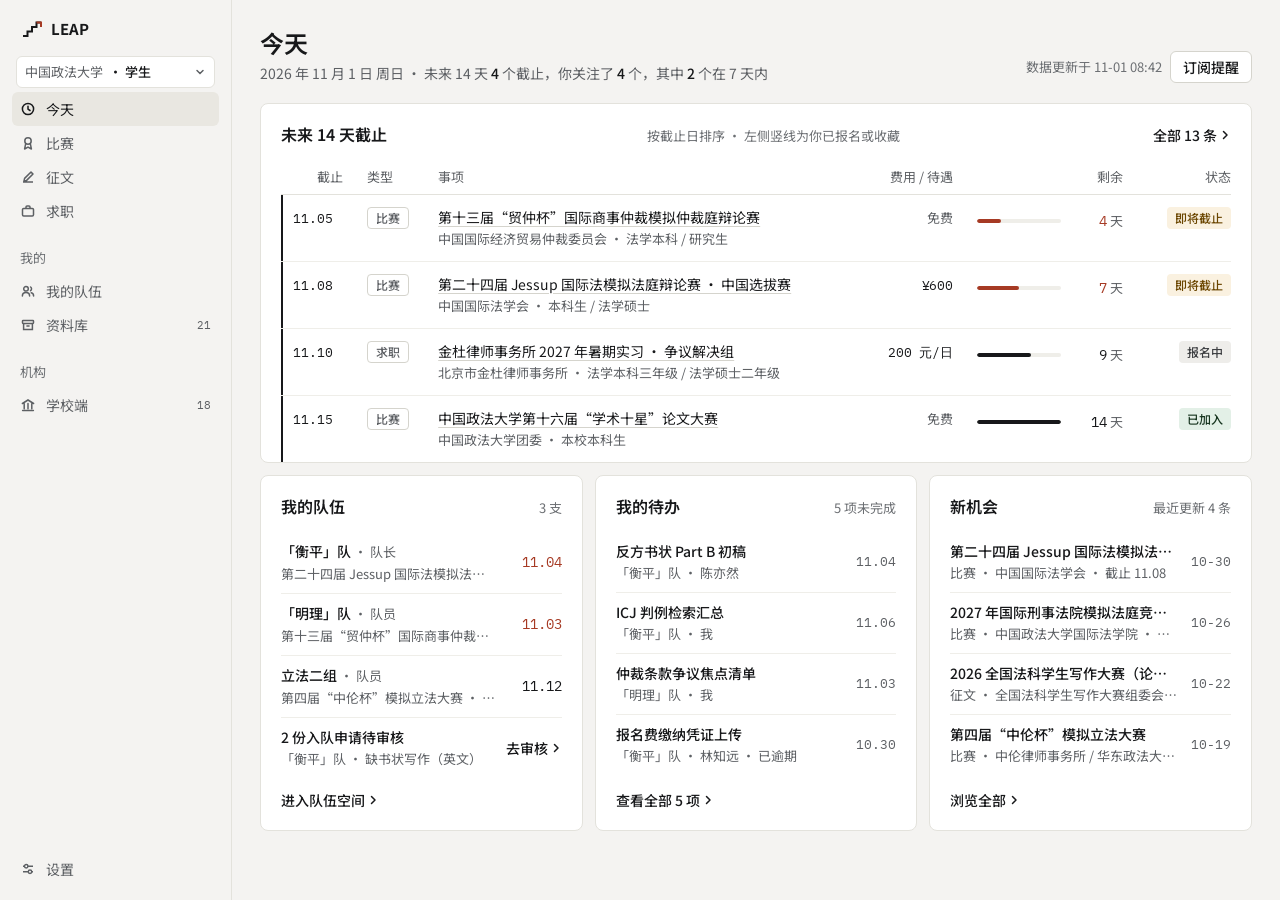
<file: design/prototype/index.html>
<!doctype html>
<html lang="zh-CN">
<head>
<meta charset="utf-8">
<meta name="viewport" content="width=device-width, initial-scale=1">
<title>今天 · LEAP</title>
<link rel="preconnect" href="https://fonts.googleapis.com">
<link rel="preconnect" href="https://fonts.gstatic.com" crossorigin>
<link href="https://fonts.googleapis.com/css2?family=Noto+Sans+SC:wght@400;500;700&family=IBM+Plex+Mono:wght@400;500&display=swap" rel="stylesheet">
<link rel="stylesheet" href="assets/app.css">
</head>
<body>
<div class="app">

  <aside class="sidebar" aria-label="主导航">
    <a class="brand" href="index.html">
      <svg class="mark" viewBox="0 0 22 22" fill="none" aria-hidden="true">
        <path d="M3 18h4.5v-4.5H12V9h4.5V4.5H21" stroke="#17181a" stroke-width="2"/>
        <path d="M16.5 4.5H21V9" stroke="#a63a24" stroke-width="2"/>
      </svg>
      <span class="brand-name">LEAP</span>
    </a>
    <div class="scope" role="group" aria-label="当前身份">
      <span>中国政法大学</span><b>· 学生</b>
      <svg viewBox="0 0 12 12" fill="none" aria-hidden="true"><path d="M3 4.5 6 7.5l3-3" stroke="currentColor" stroke-width="1.5" stroke-linecap="round"/></svg>
    </div>

    <nav aria-label="内容">
      <a class="nav-item" href="index.html" aria-current="page">
        <svg viewBox="0 0 16 16" fill="none" stroke="currentColor" aria-hidden="true"><circle cx="8" cy="8" r="5.6"/><path d="M8 5.2v3l2 1.3" stroke-linecap="round"/></svg>
        今天
      </a>
      <a class="nav-item" href="competitions.html">
        <svg viewBox="0 0 16 16" fill="none" stroke="currentColor" aria-hidden="true"><circle cx="8" cy="6" r="3.2"/><path d="M5.7 8.7 4.6 14l3.4-1.9 3.4 1.9-1.1-5.3" stroke-linejoin="round"/></svg>
        比赛
      </a>
      <a class="nav-item" href="competitions.html">
        <svg viewBox="0 0 16 16" fill="none" stroke="currentColor" aria-hidden="true"><path d="M3 13h10M4.6 9.4 11 3l2 2-6.4 6.4-2.6.6.6-2.6Z" stroke-linejoin="round"/></svg>
        征文
      </a>
      <a class="nav-item" href="competitions.html">
        <svg viewBox="0 0 16 16" fill="none" stroke="currentColor" aria-hidden="true"><rect x="2.5" y="5.4" width="11" height="7.6" rx="1.2"/><path d="M6 5.4V4a1 1 0 0 1 1-1h2a1 1 0 0 1 1 1v1.4"/></svg>
        求职
      </a>
    </nav>

    <div class="group-label">我的</div>
    <nav aria-label="我的">
      <a class="nav-item" href="team.html">
        <svg viewBox="0 0 16 16" fill="none" stroke="currentColor" aria-hidden="true"><circle cx="6" cy="5.8" r="2.3"/><path d="M2.4 13c0-2.1 1.6-3.4 3.6-3.4s3.6 1.3 3.6 3.4" stroke-linecap="round"/><path d="M10.6 4a2.3 2.3 0 0 1 0 3.7M11.2 9.8c1.5.3 2.4 1.4 2.4 3.2" stroke-linecap="round"/></svg>
        我的队伍
      </a>
      <a class="nav-item" href="library.html">
        <svg viewBox="0 0 16 16" fill="none" stroke="currentColor" aria-hidden="true"><rect x="2.5" y="3.4" width="11" height="3" rx=".6"/><path d="M3.6 6.4v6.2h8.8V6.4M6.4 9h3.2"/></svg>
        资料库
        <span class="count" aria-label="21 份资料">21</span>
      </a>
    </nav>

    <div class="group-label">机构</div>
    <nav aria-label="机构">
      <a class="nav-item" href="school.html">
        <svg viewBox="0 0 16 16" fill="none" stroke="currentColor" aria-hidden="true"><path d="M2.4 6.5 8 3l5.6 3.5M4.2 6.6v5.2M8 6.6v5.2M11.8 6.6v5.2M2.6 13.4h10.8" stroke-linecap="round"/></svg>
        学校端
        <span class="count" aria-label="18 份待审">18</span>
      </a>
    </nav>

    <div class="bottom">
      <a class="nav-item" href="#">
        <svg viewBox="0 0 16 16" fill="none" stroke="currentColor" aria-hidden="true"><path d="M3 5.2h10M3 10.8h10"/><circle cx="6.2" cy="5.2" r="1.7" fill="#fff"/><circle cx="10" cy="10.8" r="1.7" fill="#fff"/></svg>
        设置
      </a>
    </div>
  </aside>

  <main class="canvas">
    <div class="topbar-phone">
      <button class="btn ghost" id="menu" aria-expanded="false" aria-label="打开导航">
        <svg viewBox="0 0 16 16" width="16" height="16" fill="none" stroke="currentColor" stroke-width="1.5" aria-hidden="true"><path d="M2.5 4.5h11M2.5 8h11M2.5 11.5h11" stroke-linecap="round"/></svg>
      </button>
      <span class="brand-name">LEAP</span>
    </div>

    <div class="title-row">
      <div>
        <h1>今天</h1>
        <p class="sub">2026 年 11 月 1 日 周日 · 未来 14 天 <b id="due-count">4</b> 个截止，你关注了 <b id="mine-count">4</b> 个，其中 <b id="closing-7">2</b> 个在 7 天内</p>
      </div>
      <div class="title-actions">
        <span class="stamp">数据更新于 11-01 08:42</span>
        <a class="btn" href="competitions.html">订阅提醒</a>
      </div>
    </div>

    <div class="grid">

      <section class="panel span-12" aria-labelledby="due-h">
        <header>
          <h2 id="due-h">未来 14 天截止</h2>
          <span class="meta">按截止日排序 · 左侧竖线为你已报名或收藏</span>
          <a class="card-link" href="competitions.html">全部 13 条</a>
        </header>
        <div class="table-wrap stack">
          <table>
            <caption class="visually-hidden" hidden>未来 14 天内截止的比赛、征文与求职信息</caption>
            <thead>
              <tr>
                <th scope="col" class="n">截止</th>
                <th scope="col">类型</th>
                <th scope="col">事项</th>
                <th scope="col" class="n">费用 / 待遇</th>
                <th scope="col" class="n">剩余</th>
                <th scope="col" class="n">状态</th>
              </tr>
            </thead>
            <tbody id="due-body"></tbody>
          </table>
        </div>
      </section>

      <section class="panel span-4 stretch" aria-labelledby="teams-h">
        <header>
          <h2 id="teams-h">我的队伍</h2>
          <span class="meta">3 支</span>
        </header>
        <div class="rows" id="team-rows"></div>
        <div class="panel-foot"><a class="card-link" href="team.html">进入队伍空间</a></div>
      </section>

      <section class="panel span-4 stretch" aria-labelledby="tasks-h">
        <header>
          <h2 id="tasks-h">我的待办</h2>
          <span class="meta">5 项未完成</span>
        </header>
        <div class="rows">
          <div class="row">
            <div class="grow"><div class="title">反方书状 Part B 初稿</div><div class="line2">「衡平」队 · 陈亦然</div></div>
            <span class="time">11.04</span>
          </div>
          <div class="row">
            <div class="grow"><div class="title">ICJ 判例检索汇总</div><div class="line2">「衡平」队 · 我</div></div>
            <span class="time">11.06</span>
          </div>
          <div class="row">
            <div class="grow"><div class="title">仲裁条款争议焦点清单</div><div class="line2">「明理」队 · 我</div></div>
            <span class="time">11.03</span>
          </div>
          <div class="row">
            <div class="grow"><div class="title">报名费缴纳凭证上传</div><div class="line2">「衡平」队 · 林知远 · 已逾期</div></div>
            <span class="time accent">10.30</span>
          </div>
        </div>
        <div class="panel-foot"><a class="card-link" href="team.html">查看全部 5 项</a></div>
      </section>

      <section class="panel span-4 stretch" aria-labelledby="new-h">
        <header>
          <h2 id="new-h">新机会</h2>
          <span class="meta" id="new-meta">最近更新 4 条</span>
        </header>
        <div class="rows" id="new-rows"></div>
        <div class="panel-foot"><a class="card-link" href="competitions.html">浏览全部</a></div>
      </section>

    </div>
  </main>
</div>

<nav class="tabbar" aria-label="快捷导航">
  <a href="index.html" aria-current="page">
    <svg viewBox="0 0 16 16" fill="none" stroke="currentColor" aria-hidden="true"><circle cx="8" cy="8" r="5.6"/><path d="M8 5.2v3l2 1.3" stroke-linecap="round"/></svg>
    今天
  </a>
  <a href="competitions.html">
    <svg viewBox="0 0 16 16" fill="none" stroke="currentColor" aria-hidden="true"><circle cx="8" cy="6" r="3.2"/><path d="M5.7 8.7 4.6 14l3.4-1.9 3.4 1.9-1.1-5.3" stroke-linejoin="round"/></svg>
    比赛
  </a>
  <a href="competitions.html">
    <svg viewBox="0 0 16 16" fill="none" stroke="currentColor" aria-hidden="true"><path d="M3 13h10M4.6 9.4 11 3l2 2-6.4 6.4-2.6.6.6-2.6Z" stroke-linejoin="round"/></svg>
    征文
  </a>
  <a href="competitions.html">
    <svg viewBox="0 0 16 16" fill="none" stroke="currentColor" aria-hidden="true"><rect x="2.5" y="5.4" width="11" height="7.6" rx="1.2"/><path d="M6 5.4V4a1 1 0 0 1 1-1h2a1 1 0 0 1 1 1v1.4"/></svg>
    求职
  </a>
  <a href="team.html">
    <svg viewBox="0 0 16 16" fill="none" stroke="currentColor" aria-hidden="true"><circle cx="6" cy="5.8" r="2.3"/><path d="M2.4 13c0-2.1 1.6-3.4 3.6-3.4s3.6 1.3 3.6 3.4" stroke-linecap="round"/></svg>
    队伍
  </a>
</nav>

<script src="assets/data.js"></script>
<script src="assets/app.js"></script>
</body>
</html>
</file>
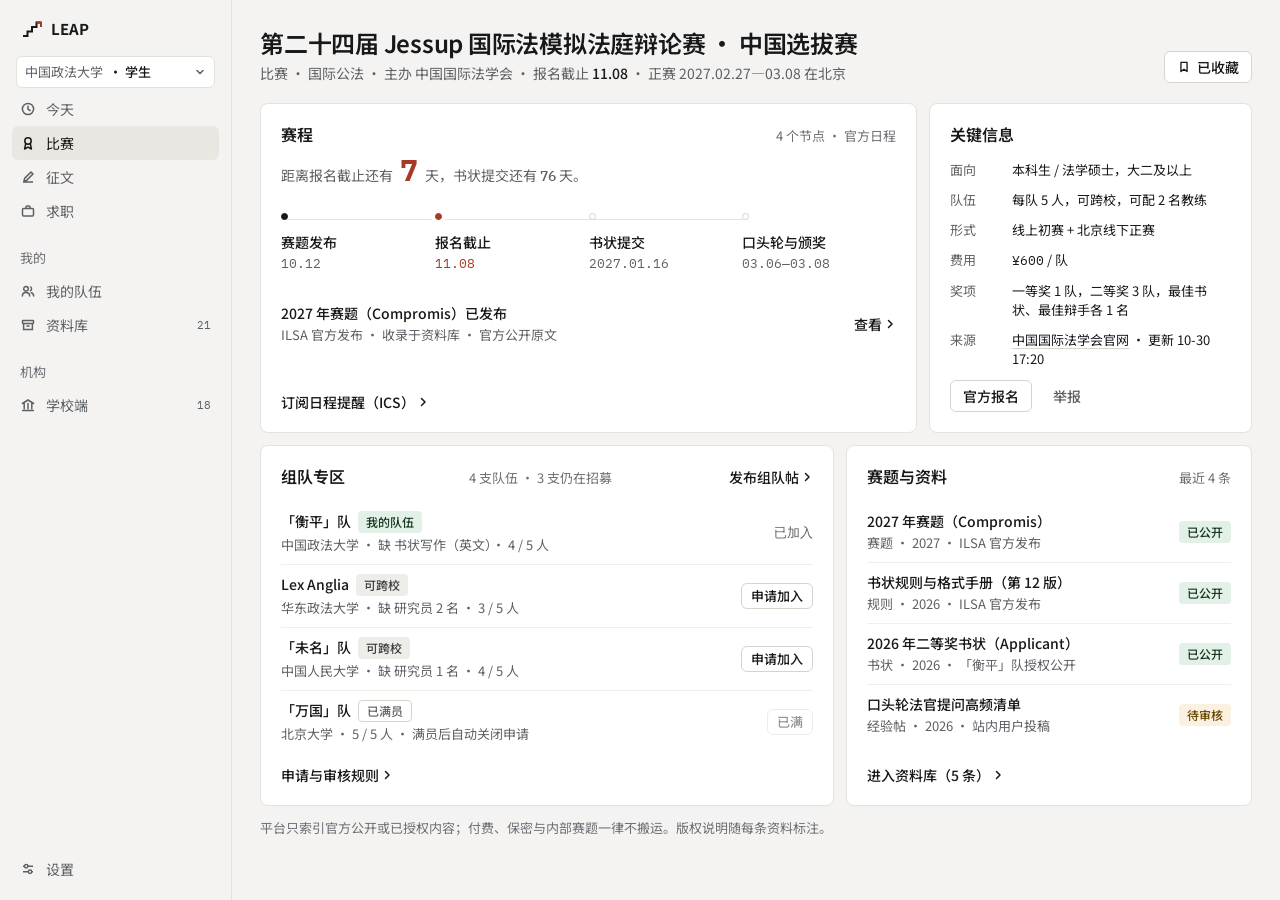
<file: design/prototype/competition.html>
<!doctype html>
<html lang="zh-CN">
<head>
<meta charset="utf-8">
<meta name="viewport" content="width=device-width, initial-scale=1">
<title>Jessup 中国选拔赛 · LEAP</title>
<link rel="preconnect" href="https://fonts.googleapis.com">
<link rel="preconnect" href="https://fonts.gstatic.com" crossorigin>
<link href="https://fonts.googleapis.com/css2?family=Noto+Sans+SC:wght@400;500;700&family=IBM+Plex+Mono:wght@400;500&display=swap" rel="stylesheet">
<link rel="stylesheet" href="assets/app.css">
</head>
<body>
<div class="app">

  <aside class="sidebar" aria-label="主导航">
    <a class="brand" href="index.html">
      <svg class="mark" viewBox="0 0 22 22" fill="none" aria-hidden="true">
        <path d="M3 18h4.5v-4.5H12V9h4.5V4.5H21" stroke="#17181a" stroke-width="2"/>
        <path d="M16.5 4.5H21V9" stroke="#a63a24" stroke-width="2"/>
      </svg>
      <span class="brand-name">LEAP</span>
    </a>
    <div class="scope" role="group" aria-label="当前身份">
      <span>中国政法大学</span><b>· 学生</b>
      <svg viewBox="0 0 12 12" fill="none" aria-hidden="true"><path d="M3 4.5 6 7.5l3-3" stroke="currentColor" stroke-width="1.5" stroke-linecap="round"/></svg>
    </div>

    <nav aria-label="内容">
      <a class="nav-item" href="index.html">
        <svg viewBox="0 0 16 16" fill="none" stroke="currentColor" aria-hidden="true"><circle cx="8" cy="8" r="5.6"/><path d="M8 5.2v3l2 1.3" stroke-linecap="round"/></svg>
        今天
      </a>
      <a class="nav-item" href="competitions.html" aria-current="page">
        <svg viewBox="0 0 16 16" fill="none" stroke="currentColor" aria-hidden="true"><circle cx="8" cy="6" r="3.2"/><path d="M5.7 8.7 4.6 14l3.4-1.9 3.4 1.9-1.1-5.3" stroke-linejoin="round"/></svg>
        比赛
      </a>
      <a class="nav-item" href="competitions.html?kind=academic">
        <svg viewBox="0 0 16 16" fill="none" stroke="currentColor" aria-hidden="true"><path d="M3 13h10M4.6 9.4 11 3l2 2-6.4 6.4-2.6.6.6-2.6Z" stroke-linejoin="round"/></svg>
        征文
      </a>
      <a class="nav-item" href="competitions.html?kind=job">
        <svg viewBox="0 0 16 16" fill="none" stroke="currentColor" aria-hidden="true"><rect x="2.5" y="5.4" width="11" height="7.6" rx="1.2"/><path d="M6 5.4V4a1 1 0 0 1 1-1h2a1 1 0 0 1 1 1v1.4"/></svg>
        求职
      </a>
    </nav>

    <div class="group-label">我的</div>
    <nav aria-label="我的">
      <a class="nav-item" href="team.html">
        <svg viewBox="0 0 16 16" fill="none" stroke="currentColor" aria-hidden="true"><circle cx="6" cy="5.8" r="2.3"/><path d="M2.4 13c0-2.1 1.6-3.4 3.6-3.4s3.6 1.3 3.6 3.4" stroke-linecap="round"/><path d="M10.6 4a2.3 2.3 0 0 1 0 3.7M11.2 9.8c1.5.3 2.4 1.4 2.4 3.2" stroke-linecap="round"/></svg>
        我的队伍
      </a>
      <a class="nav-item" href="library.html">
        <svg viewBox="0 0 16 16" fill="none" stroke="currentColor" aria-hidden="true"><rect x="2.5" y="3.4" width="11" height="3" rx=".6"/><path d="M3.6 6.4v6.2h8.8V6.4M6.4 9h3.2"/></svg>
        资料库
        <span class="count" aria-label="21 份资料">21</span>
      </a>
    </nav>

    <div class="group-label">机构</div>
    <nav aria-label="机构">
      <a class="nav-item" href="school.html">
        <svg viewBox="0 0 16 16" fill="none" stroke="currentColor" aria-hidden="true"><path d="M2.4 6.5 8 3l5.6 3.5M4.2 6.6v5.2M8 6.6v5.2M11.8 6.6v5.2M2.6 13.4h10.8" stroke-linecap="round"/></svg>
        学校端
        <span class="count" aria-label="18 份待审">18</span>
      </a>
    </nav>

    <div class="bottom">
      <a class="nav-item" href="#">
        <svg viewBox="0 0 16 16" fill="none" stroke="currentColor" aria-hidden="true"><path d="M3 5.2h10M3 10.8h10"/><circle cx="6.2" cy="5.2" r="1.7" fill="#fff"/><circle cx="10" cy="10.8" r="1.7" fill="#fff"/></svg>
        设置
      </a>
    </div>
  </aside>

  <main class="canvas">
    <div class="topbar-phone">
      <button class="btn ghost" id="menu" aria-expanded="false" aria-label="打开导航">
        <svg viewBox="0 0 16 16" width="16" height="16" fill="none" stroke="currentColor" stroke-width="1.5" aria-hidden="true"><path d="M2.5 4.5h11M2.5 8h11M2.5 11.5h11" stroke-linecap="round"/></svg>
      </button>
      <span class="brand-name">LEAP</span>
    </div>

    <div class="title-row">
      <div>
        <h1>第二十四届 Jessup 国际法模拟法庭辩论赛 · 中国选拔赛</h1>
        <p class="sub">比赛 · 国际公法 · 主办 中国国际法学会 · 报名截止 <b>11.08</b> · 正赛 2027.02.27—03.08 在北京</p>
      </div>
      <div class="title-actions">
        <button class="btn" aria-pressed="true">
          <svg viewBox="0 0 16 16" width="14" height="14" fill="none" stroke="currentColor" stroke-width="1.5" aria-hidden="true"><path d="M4.5 2.8h7v10.4L8 10.6l-3.5 2.6z" stroke-linejoin="round"/></svg>
          已收藏
        </button>
      </div>
    </div>

    <div class="grid">

      <section class="panel span-8 stretch" aria-labelledby="sched-h">
        <header>
          <h2 id="sched-h">赛程</h2>
          <span class="meta">4 个节点 · 官方日程</span>
        </header>
        <p class="lead">距离报名截止还有 <b class="mono accent" style="font-size:30px;margin:0 4px">7</b> 天，书状提交还有 <b class="mono" style="font-weight:500">76</b> 天。</p>
        <ol class="track">
          <li class="done">
            <span class="dot"></span>
            <span class="stage">赛题发布</span>
            <span class="date">10.12</span>
          </li>
          <li class="now">
            <span class="dot"></span>
            <span class="stage">报名截止</span>
            <span class="date">11.08</span>
          </li>
          <li>
            <span class="dot"></span>
            <span class="stage">书状提交</span>
            <span class="date">2027.01.16</span>
          </li>
          <li>
            <span class="dot"></span>
            <span class="stage">口头轮与颁奖</span>
            <span class="date">03.06—03.08</span>
          </li>
        </ol>
        <div class="rows" style="margin-top:20px">
          <div class="row">
            <div class="grow">
              <div class="title">2027 年赛题（Compromis）已发布</div>
              <div class="line2">ILSA 官方发布 · 收录于资料库 · 官方公开原文</div>
            </div>
            <a class="card-link" href="#">查看</a>
          </div>
        </div>
        <div class="panel-foot"><a class="card-link" href="#">订阅日程提醒（ICS）</a></div>
      </section>

      <aside class="panel span-4 stretch" aria-labelledby="info-h">
        <header>
          <h2 id="info-h">关键信息</h2>
        </header>
        <dl class="kv">
          <dt>面向</dt><dd>本科生 / 法学硕士，大二及以上</dd>
          <dt>队伍</dt><dd>每队 5 人，可跨校，可配 2 名教练</dd>
          <dt>形式</dt><dd>线上初赛 + 北京线下正赛</dd>
          <dt>费用</dt><dd><span class="mono">¥600</span> / 队</dd>
          <dt>奖项</dt><dd>一等奖 1 队，二等奖 3 队，最佳书状、最佳辩手各 1 名</dd>
          <dt>来源</dt><dd><a class="link" href="#">中国国际法学会官网</a> · 更新 10-30 17:20</dd>
        </dl>
        <div class="panel-foot" style="display:flex;gap:8px">
          <a class="btn" href="#">官方报名</a>
          <a class="btn ghost" href="#">举报</a>
        </div>
      </aside>

      <section class="panel span-7 stretch" aria-labelledby="team-h">
        <header>
          <h2 id="team-h">组队专区</h2>
          <span class="meta">4 支队伍 · 3 支仍在招募</span>
          <button class="card-link">发布组队帖</button>
        </header>
        <div class="rows">
          <div class="row">
            <div class="grow">
              <div class="title">「衡平」队 <span class="pill pos" style="margin-left:4px">我的队伍</span></div>
              <div class="line2">中国政法大学 · 缺 书状写作（英文）· 4 / 5 人</div>
            </div>
            <span class="mono small muted">已加入</span>
          </div>
          <div class="row">
            <div class="grow">
              <div class="title">Lex Anglia <span class="pill" style="margin-left:4px">可跨校</span></div>
              <div class="line2">华东政法大学 · 缺 研究员 2 名 · 3 / 5 人</div>
            </div>
            <button class="btn sm">申请加入</button>
          </div>
          <div class="row">
            <div class="grow">
              <div class="title">「未名」队 <span class="pill" style="margin-left:4px">可跨校</span></div>
              <div class="line2">中国人民大学 · 缺 研究员 1 名 · 4 / 5 人</div>
            </div>
            <button class="btn sm">申请加入</button>
          </div>
          <div class="row">
            <div class="grow">
              <div class="title">「万国」队 <span class="pill line" style="margin-left:4px">已满员</span></div>
              <div class="line2">北京大学 · 5 / 5 人 · 满员后自动关闭申请</div>
            </div>
            <button class="btn sm" disabled>已满</button>
          </div>
        </div>
        <div class="panel-foot">
          <a class="card-link" href="#">申请与审核规则</a>
        </div>
      </section>

      <section class="panel span-5 stretch" aria-labelledby="res-h">
        <header>
          <h2 id="res-h">赛题与资料</h2>
          <span class="meta">最近 4 条</span>
        </header>
        <div class="rows">
          <div class="row">
            <div class="grow">
              <div class="title">2027 年赛题（Compromis）</div>
              <div class="line2">赛题 · 2027 · ILSA 官方发布</div>
            </div>
            <span class="pill pos">已公开</span>
          </div>
          <div class="row">
            <div class="grow">
              <div class="title">书状规则与格式手册（第 12 版）</div>
              <div class="line2">规则 · 2026 · ILSA 官方发布</div>
            </div>
            <span class="pill pos">已公开</span>
          </div>
          <div class="row">
            <div class="grow">
              <div class="title">2026 年二等奖书状（Applicant）</div>
              <div class="line2">书状 · 2026 · 「衡平」队授权公开</div>
            </div>
            <span class="pill pos">已公开</span>
          </div>
          <div class="row">
            <div class="grow">
              <div class="title">口头轮法官提问高频清单</div>
              <div class="line2">经验帖 · 2026 · 站内用户投稿</div>
            </div>
            <span class="pill warn">待审核</span>
          </div>
        </div>
        <div class="panel-foot">
          <a class="card-link" href="#">进入资料库（5 条）</a>
        </div>
      </section>

    </div>

    <p class="small faint" style="margin-top:12px">平台只索引官方公开或已授权内容；付费、保密与内部赛题一律不搬运。版权说明随每条资料标注。</p>
  </main>
</div>

<nav class="tabbar" aria-label="快捷导航">
  <a href="index.html">
    <svg viewBox="0 0 16 16" fill="none" stroke="currentColor" aria-hidden="true"><circle cx="8" cy="8" r="5.6"/><path d="M8 5.2v3l2 1.3" stroke-linecap="round"/></svg>
    今天
  </a>
  <a href="competitions.html" aria-current="page">
    <svg viewBox="0 0 16 16" fill="none" stroke="currentColor" aria-hidden="true"><circle cx="8" cy="6" r="3.2"/><path d="M5.7 8.7 4.6 14l3.4-1.9 3.4 1.9-1.1-5.3" stroke-linejoin="round"/></svg>
    比赛
  </a>
  <a href="competitions.html?kind=academic">
    <svg viewBox="0 0 16 16" fill="none" stroke="currentColor" aria-hidden="true"><path d="M3 13h10M4.6 9.4 11 3l2 2-6.4 6.4-2.6.6.6-2.6Z" stroke-linejoin="round"/></svg>
    征文
  </a>
  <a href="competitions.html?kind=job">
    <svg viewBox="0 0 16 16" fill="none" stroke="currentColor" aria-hidden="true"><rect x="2.5" y="5.4" width="11" height="7.6" rx="1.2"/><path d="M6 5.4V4a1 1 0 0 1 1-1h2a1 1 0 0 1 1 1v1.4"/></svg>
    求职
  </a>
  <a href="team.html">
    <svg viewBox="0 0 16 16" fill="none" stroke="currentColor" aria-hidden="true"><circle cx="6" cy="5.8" r="2.3"/><path d="M2.4 13c0-2.1 1.6-3.4 3.6-3.4s3.6 1.3 3.6 3.4" stroke-linecap="round"/></svg>
    队伍
  </a>
</nav>

<script src="assets/data.js"></script>
<script src="assets/app.js"></script>
</body>
</html>
</file>
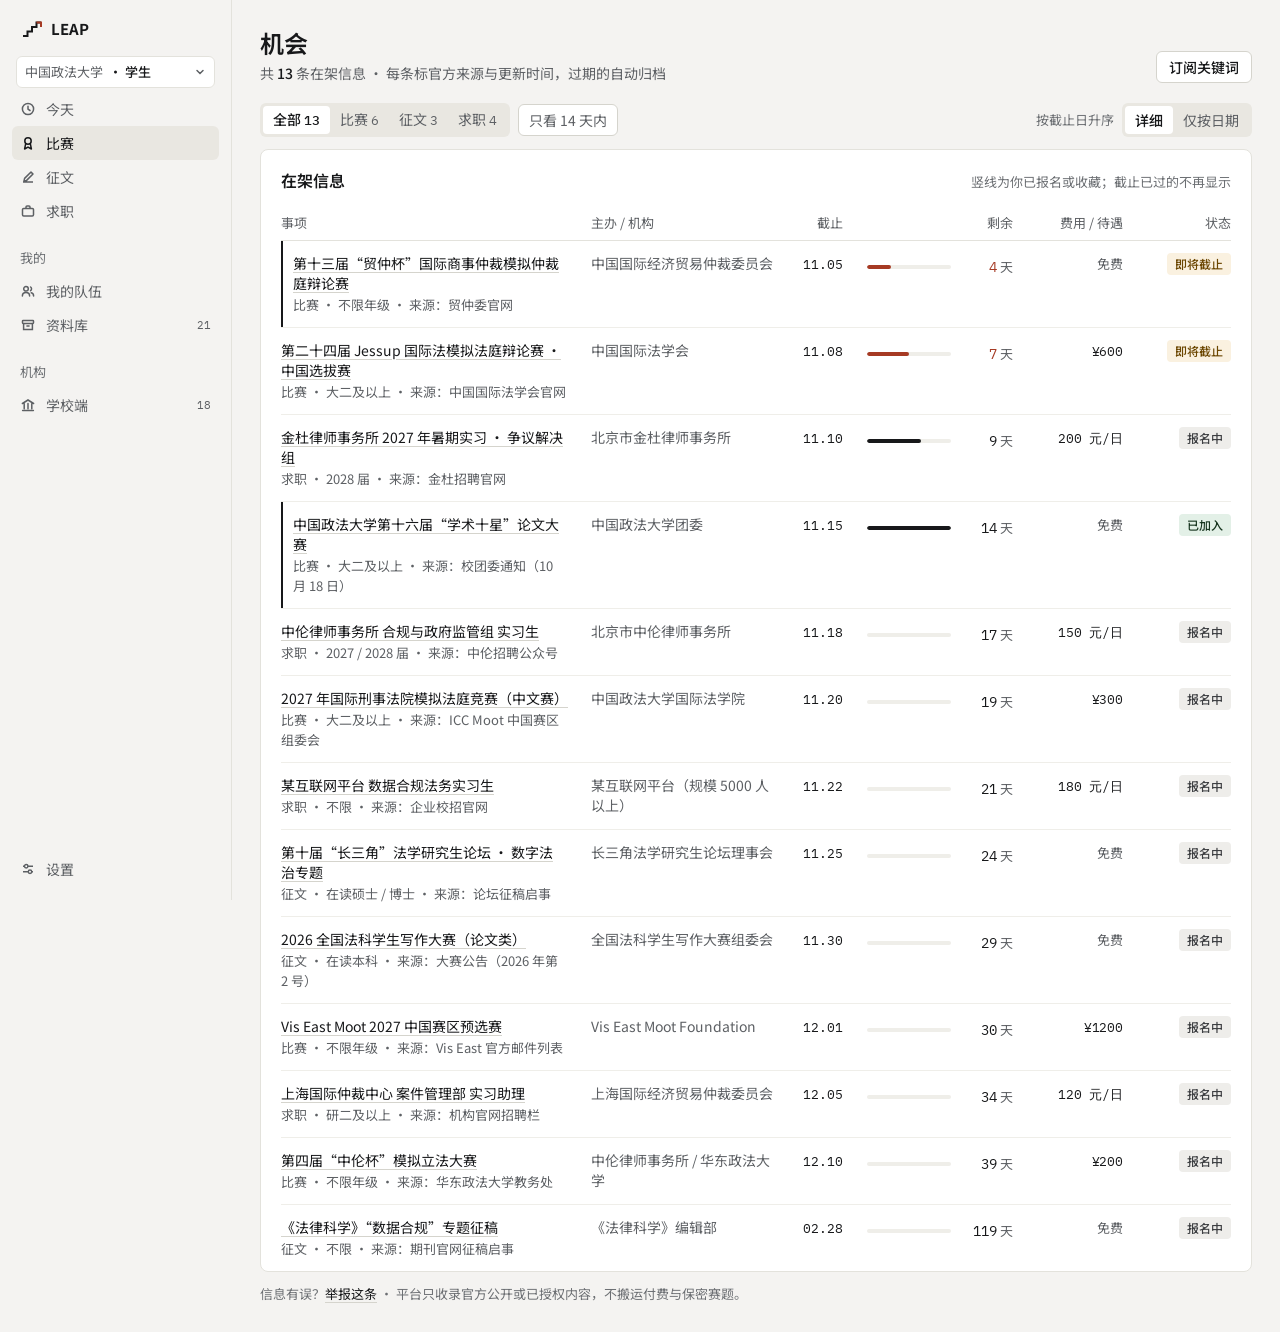
<file: design/prototype/competitions.html>
<!doctype html>
<html lang="zh-CN">
<head>
<meta charset="utf-8">
<meta name="viewport" content="width=device-width, initial-scale=1">
<title>机会 · LEAP</title>
<link rel="preconnect" href="https://fonts.googleapis.com">
<link rel="preconnect" href="https://fonts.gstatic.com" crossorigin>
<link href="https://fonts.googleapis.com/css2?family=Noto+Sans+SC:wght@400;500;700&family=IBM+Plex+Mono:wght@400;500&display=swap" rel="stylesheet">
<link rel="stylesheet" href="assets/app.css">
</head>
<body>
<div class="app">

  <aside class="sidebar" aria-label="主导航">
    <a class="brand" href="index.html">
      <svg class="mark" viewBox="0 0 22 22" fill="none" aria-hidden="true">
        <path d="M3 18h4.5v-4.5H12V9h4.5V4.5H21" stroke="#17181a" stroke-width="2"/>
        <path d="M16.5 4.5H21V9" stroke="#a63a24" stroke-width="2"/>
      </svg>
      <span class="brand-name">LEAP</span>
    </a>
    <div class="scope" role="group" aria-label="当前身份">
      <span>中国政法大学</span><b>· 学生</b>
      <svg viewBox="0 0 12 12" fill="none" aria-hidden="true"><path d="M3 4.5 6 7.5l3-3" stroke="currentColor" stroke-width="1.5" stroke-linecap="round"/></svg>
    </div>

    <nav aria-label="内容">
      <a class="nav-item" href="index.html">
        <svg viewBox="0 0 16 16" fill="none" stroke="currentColor" aria-hidden="true"><circle cx="8" cy="8" r="5.6"/><path d="M8 5.2v3l2 1.3" stroke-linecap="round"/></svg>
        今天
      </a>
      <a class="nav-item" href="competitions.html" aria-current="page">
        <svg viewBox="0 0 16 16" fill="none" stroke="currentColor" aria-hidden="true"><circle cx="8" cy="6" r="3.2"/><path d="M5.7 8.7 4.6 14l3.4-1.9 3.4 1.9-1.1-5.3" stroke-linejoin="round"/></svg>
        比赛
      </a>
      <a class="nav-item" href="competitions.html?kind=academic">
        <svg viewBox="0 0 16 16" fill="none" stroke="currentColor" aria-hidden="true"><path d="M3 13h10M4.6 9.4 11 3l2 2-6.4 6.4-2.6.6.6-2.6Z" stroke-linejoin="round"/></svg>
        征文
      </a>
      <a class="nav-item" href="competitions.html?kind=job">
        <svg viewBox="0 0 16 16" fill="none" stroke="currentColor" aria-hidden="true"><rect x="2.5" y="5.4" width="11" height="7.6" rx="1.2"/><path d="M6 5.4V4a1 1 0 0 1 1-1h2a1 1 0 0 1 1 1v1.4"/></svg>
        求职
      </a>
    </nav>

    <div class="group-label">我的</div>
    <nav aria-label="我的">
      <a class="nav-item" href="team.html">
        <svg viewBox="0 0 16 16" fill="none" stroke="currentColor" aria-hidden="true"><circle cx="6" cy="5.8" r="2.3"/><path d="M2.4 13c0-2.1 1.6-3.4 3.6-3.4s3.6 1.3 3.6 3.4" stroke-linecap="round"/><path d="M10.6 4a2.3 2.3 0 0 1 0 3.7M11.2 9.8c1.5.3 2.4 1.4 2.4 3.2" stroke-linecap="round"/></svg>
        我的队伍
      </a>
      <a class="nav-item" href="library.html">
        <svg viewBox="0 0 16 16" fill="none" stroke="currentColor" aria-hidden="true"><rect x="2.5" y="3.4" width="11" height="3" rx=".6"/><path d="M3.6 6.4v6.2h8.8V6.4M6.4 9h3.2"/></svg>
        资料库
        <span class="count" aria-label="21 份资料">21</span>
      </a>
    </nav>

    <div class="group-label">机构</div>
    <nav aria-label="机构">
      <a class="nav-item" href="school.html">
        <svg viewBox="0 0 16 16" fill="none" stroke="currentColor" aria-hidden="true"><path d="M2.4 6.5 8 3l5.6 3.5M4.2 6.6v5.2M8 6.6v5.2M11.8 6.6v5.2M2.6 13.4h10.8" stroke-linecap="round"/></svg>
        学校端
        <span class="count" aria-label="18 份待审">18</span>
      </a>
    </nav>

    <div class="bottom">
      <a class="nav-item" href="#">
        <svg viewBox="0 0 16 16" fill="none" stroke="currentColor" aria-hidden="true"><path d="M3 5.2h10M3 10.8h10"/><circle cx="6.2" cy="5.2" r="1.7" fill="#fff"/><circle cx="10" cy="10.8" r="1.7" fill="#fff"/></svg>
        设置
      </a>
    </div>
  </aside>

  <main class="canvas">
    <div class="topbar-phone">
      <button class="btn ghost" id="menu" aria-expanded="false" aria-label="打开导航">
        <svg viewBox="0 0 16 16" width="16" height="16" fill="none" stroke="currentColor" stroke-width="1.5" aria-hidden="true"><path d="M2.5 4.5h11M2.5 8h11M2.5 11.5h11" stroke-linecap="round"/></svg>
      </button>
      <span class="brand-name">LEAP</span>
    </div>

    <div class="title-row">
      <div>
        <h1>机会</h1>
        <p class="sub">共 <b id="opp-total">13</b> 条在架信息 · 每条标官方来源与更新时间，过期的自动归档</p>
      </div>
      <div class="title-actions">
        <a class="btn" href="#">订阅关键词</a>
      </div>
    </div>

    <div class="filters" role="group" aria-label="筛选">
      <div class="segmented">
        <button data-kind="all" aria-pressed="true">全部 <span class="mono small" data-kind-count="all"></span></button>
        <button data-kind="competition" aria-pressed="false">比赛 <span class="mono small" data-kind-count="competition"></span></button>
        <button data-kind="academic" aria-pressed="false">征文 <span class="mono small" data-kind-count="academic"></span></button>
        <button data-kind="job" aria-pressed="false">求职 <span class="mono small" data-kind-count="job"></span></button>
      </div>
      <button class="chip" id="near" aria-pressed="false">只看 14 天内</button>
      <span class="spacer"></span>
      <span class="stamp">按截止日升序</span>
      <div class="segmented seg-view" role="group" aria-label="列表密度">
        <button data-view="detail" aria-pressed="true">详细</button>
        <button data-view="date" aria-pressed="false">仅按日期</button>
      </div>
    </div>

    <section class="panel" aria-labelledby="list-h">
      <header>
        <h2 id="list-h">在架信息</h2>
        <span class="meta">竖线为你已报名或收藏；截止已过的不再显示</span>
      </header>
      <div class="table-wrap stack" id="opp-table">
        <table>
          <thead>
            <tr>
              <th scope="col">事项</th>
              <th scope="col">主办 / 机构</th>
              <th scope="col" class="n">截止</th>
              <th scope="col" class="n">剩余</th>
              <th scope="col" class="n">费用 / 待遇</th>
              <th scope="col" class="n">状态</th>
            </tr>
          </thead>
          <tbody id="opp-body"></tbody>
        </table>
      </div>
      <ol class="date-list" id="opp-date" hidden aria-label="按截止日期分组的在架信息"></ol>
      <p class="empty" id="opp-empty" hidden>这个条件下没有在架信息。换一个类型，或取消「只看 14 天内」。</p>
    </section>

    <p class="small faint" style="margin-top:12px">信息有误？<a class="link" href="#">举报这条</a> · 平台只收录官方公开或已授权内容，不搬运付费与保密赛题。</p>
  </main>
</div>

<nav class="tabbar" aria-label="快捷导航">
  <a href="index.html">
    <svg viewBox="0 0 16 16" fill="none" stroke="currentColor" aria-hidden="true"><circle cx="8" cy="8" r="5.6"/><path d="M8 5.2v3l2 1.3" stroke-linecap="round"/></svg>
    今天
  </a>
  <a href="competitions.html" aria-current="page">
    <svg viewBox="0 0 16 16" fill="none" stroke="currentColor" aria-hidden="true"><circle cx="8" cy="6" r="3.2"/><path d="M5.7 8.7 4.6 14l3.4-1.9 3.4 1.9-1.1-5.3" stroke-linejoin="round"/></svg>
    比赛
  </a>
  <a href="competitions.html?kind=academic">
    <svg viewBox="0 0 16 16" fill="none" stroke="currentColor" aria-hidden="true"><path d="M3 13h10M4.6 9.4 11 3l2 2-6.4 6.4-2.6.6.6-2.6Z" stroke-linejoin="round"/></svg>
    征文
  </a>
  <a href="competitions.html?kind=job">
    <svg viewBox="0 0 16 16" fill="none" stroke="currentColor" aria-hidden="true"><rect x="2.5" y="5.4" width="11" height="7.6" rx="1.2"/><path d="M6 5.4V4a1 1 0 0 1 1-1h2a1 1 0 0 1 1 1v1.4"/></svg>
    求职
  </a>
  <a href="team.html">
    <svg viewBox="0 0 16 16" fill="none" stroke="currentColor" aria-hidden="true"><circle cx="6" cy="5.8" r="2.3"/><path d="M2.4 13c0-2.1 1.6-3.4 3.6-3.4s3.6 1.3 3.6 3.4" stroke-linecap="round"/></svg>
    队伍
  </a>
</nav>

<script src="assets/data.js"></script>
<script src="assets/app.js"></script>
</body>
</html>
</file>
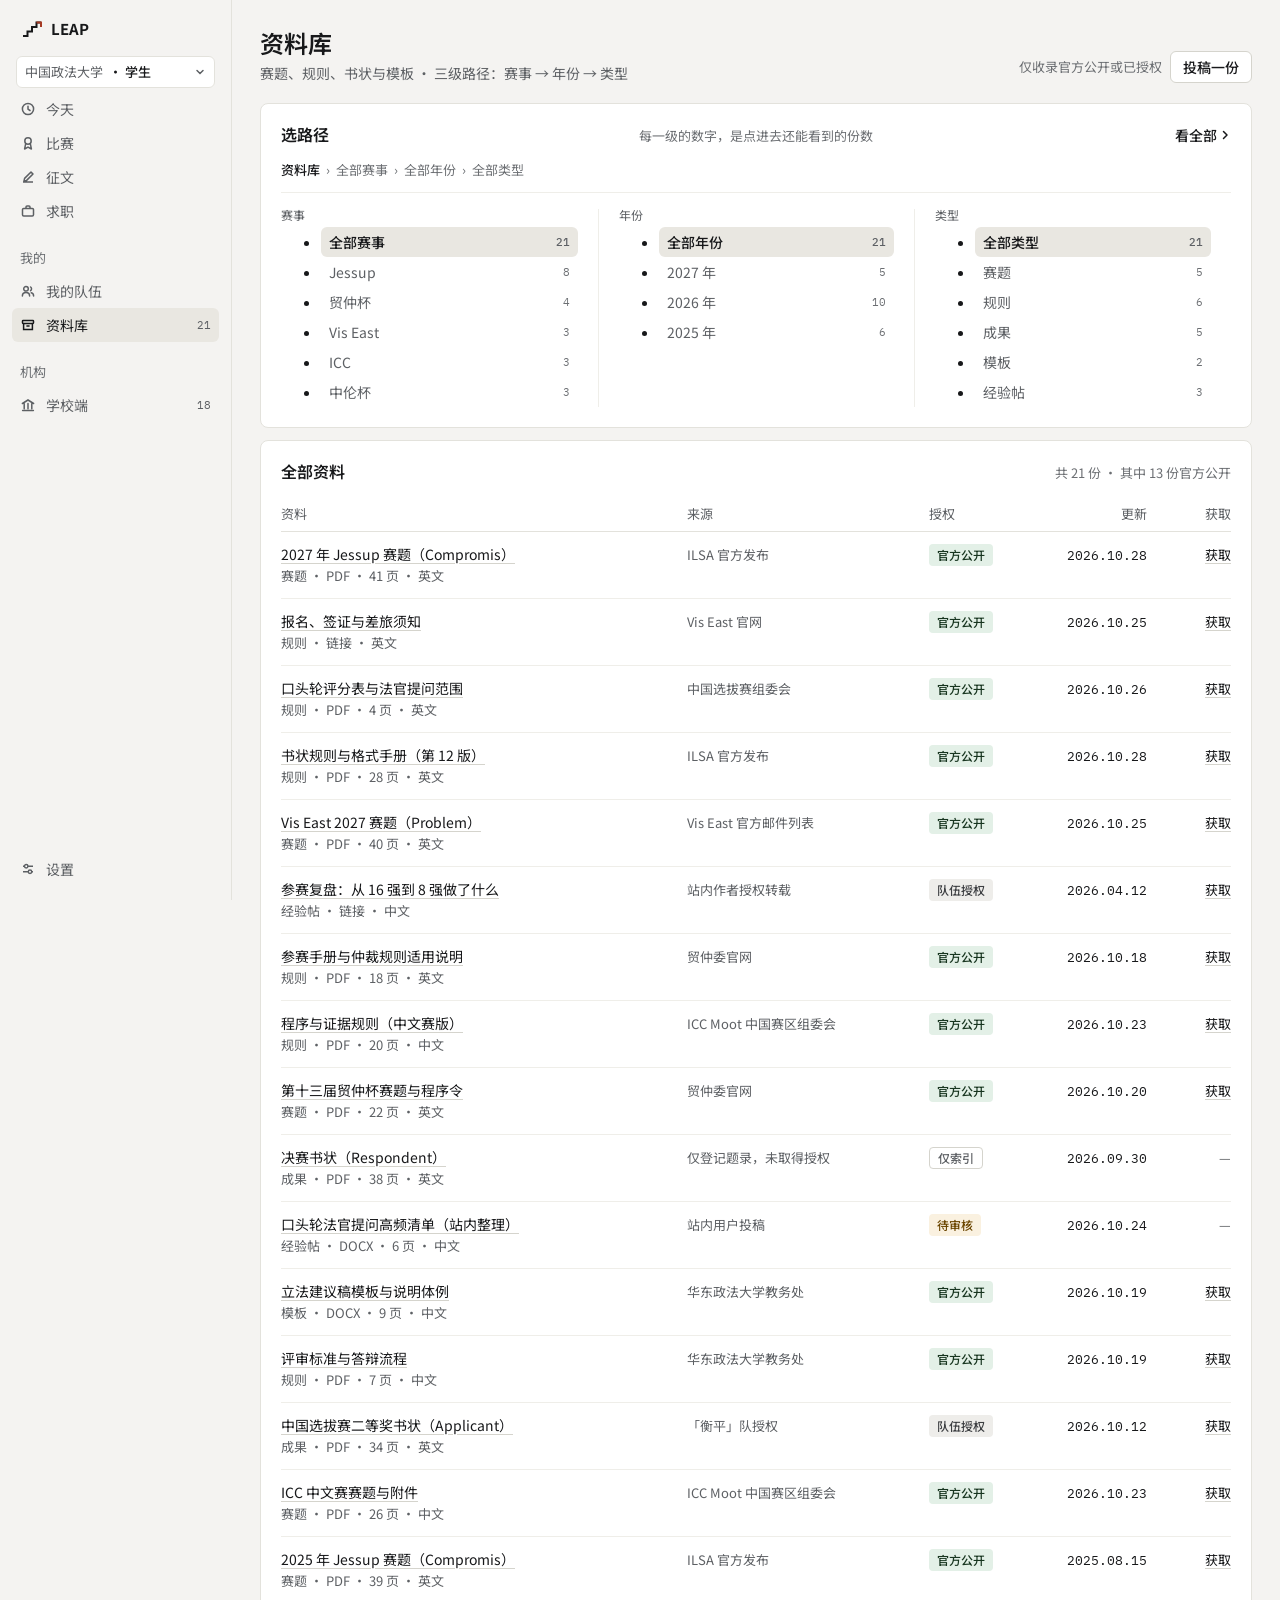
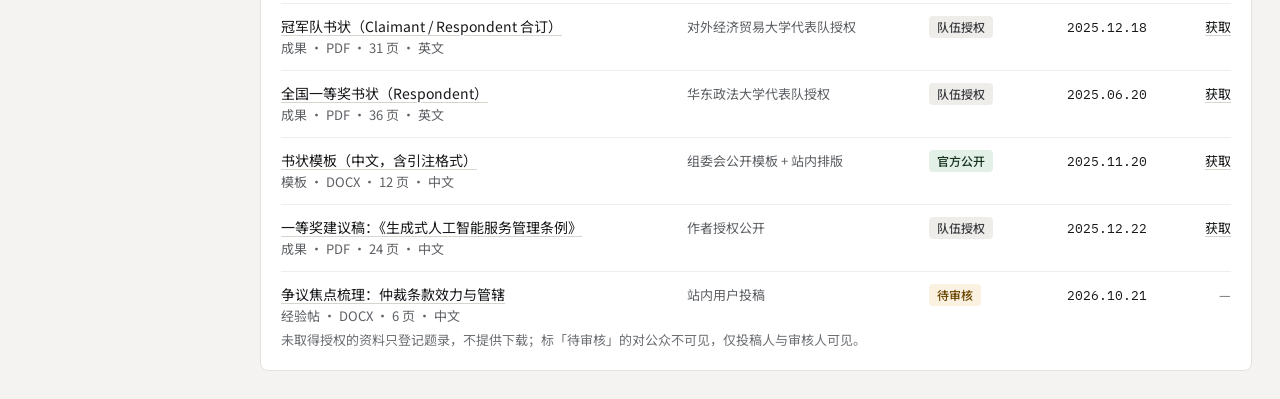
<file: design/prototype/library.html>
<!doctype html>
<html lang="zh-CN">
<head>
<meta charset="utf-8">
<meta name="viewport" content="width=device-width, initial-scale=1">
<title>资料库 · LEAP</title>
<link rel="preconnect" href="https://fonts.googleapis.com">
<link rel="preconnect" href="https://fonts.gstatic.com" crossorigin>
<link href="https://fonts.googleapis.com/css2?family=Noto+Sans+SC:wght@400;500;700&family=IBM+Plex+Mono:wght@400;500&display=swap" rel="stylesheet">
<link rel="stylesheet" href="assets/app.css">
</head>
<body>
<div class="app">

  <aside class="sidebar" aria-label="主导航">
    <a class="brand" href="index.html">
      <svg class="mark" viewBox="0 0 22 22" fill="none" aria-hidden="true">
        <path d="M3 18h4.5v-4.5H12V9h4.5V4.5H21" stroke="#17181a" stroke-width="2"/>
        <path d="M16.5 4.5H21V9" stroke="#a63a24" stroke-width="2"/>
      </svg>
      <span class="brand-name">LEAP</span>
    </a>
    <div class="scope" role="group" aria-label="当前身份">
      <span>中国政法大学</span><b>· 学生</b>
      <svg viewBox="0 0 12 12" fill="none" aria-hidden="true"><path d="M3 4.5 6 7.5l3-3" stroke="currentColor" stroke-width="1.5" stroke-linecap="round"/></svg>
    </div>

    <nav aria-label="内容">
      <a class="nav-item" href="index.html">
        <svg viewBox="0 0 16 16" fill="none" stroke="currentColor" aria-hidden="true"><circle cx="8" cy="8" r="5.6"/><path d="M8 5.2v3l2 1.3" stroke-linecap="round"/></svg>
        今天
      </a>
      <a class="nav-item" href="competitions.html">
        <svg viewBox="0 0 16 16" fill="none" stroke="currentColor" aria-hidden="true"><circle cx="8" cy="6" r="3.2"/><path d="M5.7 8.7 4.6 14l3.4-1.9 3.4 1.9-1.1-5.3" stroke-linejoin="round"/></svg>
        比赛
      </a>
      <a class="nav-item" href="competitions.html?kind=academic">
        <svg viewBox="0 0 16 16" fill="none" stroke="currentColor" aria-hidden="true"><path d="M3 13h10M4.6 9.4 11 3l2 2-6.4 6.4-2.6.6.6-2.6Z" stroke-linejoin="round"/></svg>
        征文
      </a>
      <a class="nav-item" href="competitions.html?kind=job">
        <svg viewBox="0 0 16 16" fill="none" stroke="currentColor" aria-hidden="true"><rect x="2.5" y="5.4" width="11" height="7.6" rx="1.2"/><path d="M6 5.4V4a1 1 0 0 1 1-1h2a1 1 0 0 1 1 1v1.4"/></svg>
        求职
      </a>
    </nav>

    <div class="group-label">我的</div>
    <nav aria-label="我的">
      <a class="nav-item" href="team.html">
        <svg viewBox="0 0 16 16" fill="none" stroke="currentColor" aria-hidden="true"><circle cx="6" cy="5.8" r="2.3"/><path d="M2.4 13c0-2.1 1.6-3.4 3.6-3.4s3.6 1.3 3.6 3.4" stroke-linecap="round"/><path d="M10.6 4a2.3 2.3 0 0 1 0 3.7M11.2 9.8c1.5.3 2.4 1.4 2.4 3.2" stroke-linecap="round"/></svg>
        我的队伍
      </a>
      <a class="nav-item" href="library.html" aria-current="page">
        <svg viewBox="0 0 16 16" fill="none" stroke="currentColor" aria-hidden="true"><rect x="2.5" y="3.4" width="11" height="3" rx=".6"/><path d="M3.6 6.4v6.2h8.8V6.4M6.4 9h3.2"/></svg>
        资料库
        <span class="count" aria-label="21 份资料">21</span>
      </a>
    </nav>

    <div class="group-label">机构</div>
    <nav aria-label="机构">
      <a class="nav-item" href="school.html">
        <svg viewBox="0 0 16 16" fill="none" stroke="currentColor" aria-hidden="true"><path d="M2.4 6.5 8 3l5.6 3.5M4.2 6.6v5.2M8 6.6v5.2M11.8 6.6v5.2M2.6 13.4h10.8" stroke-linecap="round"/></svg>
        学校端
        <span class="count" aria-label="18 份待审">18</span>
      </a>
    </nav>

    <div class="bottom">
      <a class="nav-item" href="#">
        <svg viewBox="0 0 16 16" fill="none" stroke="currentColor" aria-hidden="true"><path d="M3 5.2h10M3 10.8h10"/><circle cx="6.2" cy="5.2" r="1.7" fill="#fff"/><circle cx="10" cy="10.8" r="1.7" fill="#fff"/></svg>
        设置
      </a>
    </div>
  </aside>

  <main class="canvas">
    <div class="topbar-phone">
      <button class="btn ghost" id="menu" aria-expanded="false" aria-label="打开导航">
        <svg viewBox="0 0 16 16" width="16" height="16" fill="none" stroke="currentColor" stroke-width="1.5" aria-hidden="true"><path d="M2.5 4.5h11M2.5 8h11M2.5 11.5h11" stroke-linecap="round"/></svg>
      </button>
      <span class="brand-name">LEAP</span>
    </div>

    <div class="title-row">
      <div>
        <h1>资料库</h1>
        <p class="sub">赛题、规则、书状与模板 · 三级路径：赛事 → 年份 → 类型</p>
      </div>
      <div class="title-actions">
        <span class="stamp">仅收录官方公开或已授权</span>
        <a class="btn" href="#">投稿一份</a>
      </div>
    </div>

    <div class="grid">

      <section class="panel span-12" aria-labelledby="path-h">
        <header>
          <h2 id="path-h">选路径</h2>
          <span class="meta">每一级的数字，是点进去还能看到的份数</span>
          <a class="card-link" href="#" id="res-all">看全部</a>
        </header>

        <div class="path" id="path" aria-live="polite"></div>

        <div class="facet-selects">
          <label>赛事<select id="sel-moot" aria-label="按赛事筛选"></select></label>
          <label>年份<select id="sel-year" aria-label="按年份筛选"></select></label>
          <label>类型<select id="sel-type" aria-label="按类型筛选"></select></label>
        </div>

        <div class="facets" id="facets">
          <div class="facet">
            <h3 id="f-label-1">赛事</h3>
            <ul id="facet-moot" aria-labelledby="f-label-1"></ul>
          </div>
          <div class="facet">
            <h3 id="f-label-2">年份</h3>
            <ul id="facet-year" aria-labelledby="f-label-2"></ul>
          </div>
          <div class="facet">
            <h3 id="f-label-3">类型</h3>
            <ul id="facet-type" aria-labelledby="f-label-3"></ul>
          </div>
        </div>
      </section>

      <section class="panel span-12" aria-labelledby="res-h">
        <header>
          <h2 id="res-h"><span id="res-title">全部资料</span></h2>
          <span class="meta" id="res-count">共 21 份</span>
        </header>
        <div class="table-wrap stack">
          <table>
            <thead>
              <tr>
                <th scope="col">资料</th>
                <th scope="col">来源</th>
                <th scope="col">授权</th>
                <th scope="col" class="n">更新</th>
                <th scope="col" class="n">获取</th>
              </tr>
            </thead>
            <tbody id="res-body"></tbody>
          </table>
        </div>
        <p class="empty" id="res-empty" hidden>这条路径下还没有资料。往上一层，或在「投稿一份」里补上你手上的那一份。</p>
        <p class="panel-foot small faint">未取得授权的资料只登记题录，不提供下载；标「待审核」的对公众不可见，仅投稿人与审核人可见。</p>
      </section>

    </div>
  </main>
</div>

<nav class="tabbar" aria-label="快捷导航">
  <a href="index.html">
    <svg viewBox="0 0 16 16" fill="none" stroke="currentColor" aria-hidden="true"><circle cx="8" cy="8" r="5.6"/><path d="M8 5.2v3l2 1.3" stroke-linecap="round"/></svg>
    今天
  </a>
  <a href="competitions.html">
    <svg viewBox="0 0 16 16" fill="none" stroke="currentColor" aria-hidden="true"><circle cx="8" cy="6" r="3.2"/><path d="M5.7 8.7 4.6 14l3.4-1.9 3.4 1.9-1.1-5.3" stroke-linejoin="round"/></svg>
    比赛
  </a>
  <a href="competitions.html?kind=academic">
    <svg viewBox="0 0 16 16" fill="none" stroke="currentColor" aria-hidden="true"><path d="M3 13h10M4.6 9.4 11 3l2 2-6.4 6.4-2.6.6.6-2.6Z" stroke-linejoin="round"/></svg>
    征文
  </a>
  <a href="competitions.html?kind=job">
    <svg viewBox="0 0 16 16" fill="none" stroke="currentColor" aria-hidden="true"><rect x="2.5" y="5.4" width="11" height="7.6" rx="1.2"/><path d="M6 5.4V4a1 1 0 0 1 1-1h2a1 1 0 0 1 1 1v1.4"/></svg>
    求职
  </a>
  <a href="team.html">
    <svg viewBox="0 0 16 16" fill="none" stroke="currentColor" aria-hidden="true"><circle cx="6" cy="5.8" r="2.3"/><path d="M2.4 13c0-2.1 1.6-3.4 3.6-3.4s3.6 1.3 3.6 3.4" stroke-linecap="round"/></svg>
    队伍
  </a>
</nav>

<script src="assets/data.js"></script>
<script src="assets/app.js"></script>
</body>
</html>
</file>
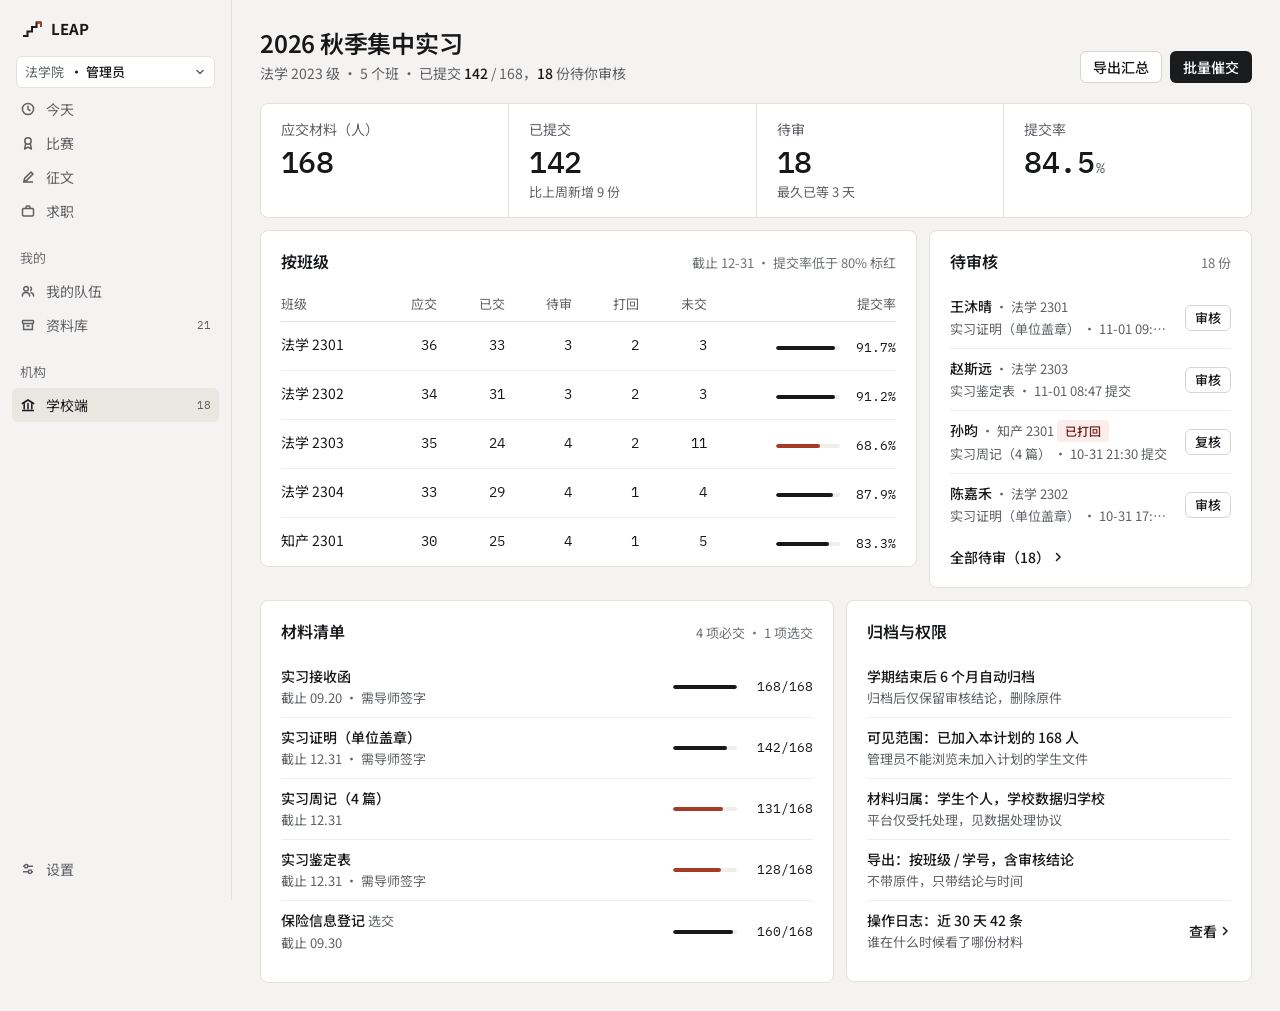
<file: design/prototype/school.html>
<!doctype html>
<html lang="zh-CN">
<head>
<meta charset="utf-8">
<meta name="viewport" content="width=device-width, initial-scale=1">
<title>2026 秋季集中实习 · LEAP</title>
<link rel="preconnect" href="https://fonts.googleapis.com">
<link rel="preconnect" href="https://fonts.gstatic.com" crossorigin>
<link href="https://fonts.googleapis.com/css2?family=Noto+Sans+SC:wght@400;500;700&family=IBM+Plex+Mono:wght@400;500&display=swap" rel="stylesheet">
<link rel="stylesheet" href="assets/app.css">
</head>
<body>
<div class="app">

  <aside class="sidebar" aria-label="主导航">
    <a class="brand" href="index.html">
      <svg class="mark" viewBox="0 0 22 22" fill="none" aria-hidden="true">
        <path d="M3 18h4.5v-4.5H12V9h4.5V4.5H21" stroke="#17181a" stroke-width="2"/>
        <path d="M16.5 4.5H21V9" stroke="#a63a24" stroke-width="2"/>
      </svg>
      <span class="brand-name">LEAP</span>
    </a>
    <div class="scope" role="group" aria-label="当前身份">
      <span>法学院</span><b>· 管理员</b>
      <svg viewBox="0 0 12 12" fill="none" aria-hidden="true"><path d="M3 4.5 6 7.5l3-3" stroke="currentColor" stroke-width="1.5" stroke-linecap="round"/></svg>
    </div>

    <nav aria-label="内容">
      <a class="nav-item" href="index.html">
        <svg viewBox="0 0 16 16" fill="none" stroke="currentColor" aria-hidden="true"><circle cx="8" cy="8" r="5.6"/><path d="M8 5.2v3l2 1.3" stroke-linecap="round"/></svg>
        今天
      </a>
      <a class="nav-item" href="competitions.html">
        <svg viewBox="0 0 16 16" fill="none" stroke="currentColor" aria-hidden="true"><circle cx="8" cy="6" r="3.2"/><path d="M5.7 8.7 4.6 14l3.4-1.9 3.4 1.9-1.1-5.3" stroke-linejoin="round"/></svg>
        比赛
      </a>
      <a class="nav-item" href="competitions.html?kind=academic">
        <svg viewBox="0 0 16 16" fill="none" stroke="currentColor" aria-hidden="true"><path d="M3 13h10M4.6 9.4 11 3l2 2-6.4 6.4-2.6.6.6-2.6Z" stroke-linejoin="round"/></svg>
        征文
      </a>
      <a class="nav-item" href="competitions.html?kind=job">
        <svg viewBox="0 0 16 16" fill="none" stroke="currentColor" aria-hidden="true"><rect x="2.5" y="5.4" width="11" height="7.6" rx="1.2"/><path d="M6 5.4V4a1 1 0 0 1 1-1h2a1 1 0 0 1 1 1v1.4"/></svg>
        求职
      </a>
    </nav>

    <div class="group-label">我的</div>
    <nav aria-label="我的">
      <a class="nav-item" href="team.html">
        <svg viewBox="0 0 16 16" fill="none" stroke="currentColor" aria-hidden="true"><circle cx="6" cy="5.8" r="2.3"/><path d="M2.4 13c0-2.1 1.6-3.4 3.6-3.4s3.6 1.3 3.6 3.4" stroke-linecap="round"/><path d="M10.6 4a2.3 2.3 0 0 1 0 3.7M11.2 9.8c1.5.3 2.4 1.4 2.4 3.2" stroke-linecap="round"/></svg>
        我的队伍
      </a>
      <a class="nav-item" href="library.html">
        <svg viewBox="0 0 16 16" fill="none" stroke="currentColor" aria-hidden="true"><rect x="2.5" y="3.4" width="11" height="3" rx=".6"/><path d="M3.6 6.4v6.2h8.8V6.4M6.4 9h3.2"/></svg>
        资料库
        <span class="count" aria-label="21 份资料">21</span>
      </a>
    </nav>

    <div class="group-label">机构</div>
    <nav aria-label="机构">
      <a class="nav-item" href="school.html" aria-current="page">
        <svg viewBox="0 0 16 16" fill="none" stroke="currentColor" aria-hidden="true"><path d="M2.4 6.5 8 3l5.6 3.5M4.2 6.6v5.2M8 6.6v5.2M11.8 6.6v5.2M2.6 13.4h10.8" stroke-linecap="round"/></svg>
        学校端
        <span class="count" aria-label="18 份待审">18</span>
      </a>
    </nav>

    <div class="bottom">
      <a class="nav-item" href="#">
        <svg viewBox="0 0 16 16" fill="none" stroke="currentColor" aria-hidden="true"><path d="M3 5.2h10M3 10.8h10"/><circle cx="6.2" cy="5.2" r="1.7" fill="#fff"/><circle cx="10" cy="10.8" r="1.7" fill="#fff"/></svg>
        设置
      </a>
    </div>
  </aside>

  <main class="canvas">
    <div class="topbar-phone">
      <button class="btn ghost" id="menu" aria-expanded="false" aria-label="打开导航">
        <svg viewBox="0 0 16 16" width="16" height="16" fill="none" stroke="currentColor" stroke-width="1.5" aria-hidden="true"><path d="M2.5 4.5h11M2.5 8h11M2.5 11.5h11" stroke-linecap="round"/></svg>
      </button>
      <span class="brand-name">LEAP</span>
    </div>

    <div class="title-row">
      <div>
        <h1>2026 秋季集中实习</h1>
        <p class="sub" id="head-sub">法学 2023 级 · 5 个班 · 已提交 <b id="sub-n">142</b> / 168，<b id="pend-n">18</b> 份待你审核</p>
      </div>
      <div class="title-actions">
        <button class="btn">导出汇总</button>
        <button class="btn primary">批量催交</button>
      </div>
    </div>

    <div class="grid">

      <div class="kpis span-12">
        <div class="kpi">
          <div class="kpi-label">应交材料（人）</div>
          <div class="kpi-value" id="tot-due">168</div>
        </div>
        <div class="kpi">
          <div class="kpi-label">已提交</div>
          <div class="kpi-value" id="tot-sub">142</div>
          <div class="kpi-note">比上周新增 9 份</div>
        </div>
        <div class="kpi">
          <div class="kpi-label">待审</div>
          <div class="kpi-value" id="tot-pending">18</div>
          <div class="kpi-note">最久已等 3 天</div>
        </div>
        <div class="kpi">
          <div class="kpi-label">提交率</div>
          <div class="kpi-value"><span id="tot-rate">84.5</span><small>%</small></div>
        </div>
      </div>

      <section class="panel span-8" aria-labelledby="cls-h">
        <header>
          <h2 id="cls-h">按班级</h2>
          <span class="meta">截止 12-31 · 提交率低于 80% 标红</span>
        </header>
        <div class="table-wrap">
          <table>
            <thead>
              <tr>
                <th scope="col">班级</th>
                <th scope="col" class="n">应交</th>
                <th scope="col" class="n">已交</th>
                <th scope="col" class="n">待审</th>
                <th scope="col" class="n">打回</th>
                <th scope="col" class="n">未交</th>
                <th scope="col" class="n">提交率</th>
              </tr>
            </thead>
            <tbody id="class-body"></tbody>
          </table>
        </div>
      </section>

      <section class="panel span-4 stretch" aria-labelledby="q-h">
        <header>
          <h2 id="q-h">待审核</h2>
          <span class="meta">18 份</span>
        </header>
        <div class="rows" id="queue-rows"></div>
        <div class="panel-foot"><a class="card-link" href="#">全部待审（18）</a></div>
      </section>

      <section class="panel span-7" aria-labelledby="req-h">
        <header>
          <h2 id="req-h">材料清单</h2>
          <span class="meta">4 项必交 · 1 项选交</span>
        </header>
        <div class="rows" id="req-rows"></div>
      </section>

      <section class="panel span-5" aria-labelledby="exp-h">
        <header>
          <h2 id="exp-h">归档与权限</h2>
        </header>
        <div class="rows">
          <div class="row">
            <div class="grow">
              <div class="title">学期结束后 6 个月自动归档</div>
              <div class="line2">归档后仅保留审核结论，删除原件</div>
            </div>
          </div>
          <div class="row">
            <div class="grow">
              <div class="title">可见范围：已加入本计划的 168 人</div>
              <div class="line2">管理员不能浏览未加入计划的学生文件</div>
            </div>
          </div>
          <div class="row">
            <div class="grow">
              <div class="title">材料归属：学生个人，学校数据归学校</div>
              <div class="line2">平台仅受托处理，见数据处理协议</div>
            </div>
          </div>
          <div class="row">
            <div class="grow">
              <div class="title">导出：按班级 / 学号，含审核结论</div>
              <div class="line2">不带原件，只带结论与时间</div>
            </div>
          </div>
          <div class="row">
            <div class="grow">
              <div class="title">操作日志：近 30 天 42 条</div>
              <div class="line2">谁在什么时候看了哪份材料</div>
            </div>
            <a class="card-link" href="#">查看</a>
          </div>
        </div>
      </section>

    </div>
  </main>
</div>

<nav class="tabbar" aria-label="快捷导航">
  <a href="index.html">
    <svg viewBox="0 0 16 16" fill="none" stroke="currentColor" aria-hidden="true"><circle cx="8" cy="8" r="5.6"/><path d="M8 5.2v3l2 1.3" stroke-linecap="round"/></svg>
    今天
  </a>
  <a href="competitions.html">
    <svg viewBox="0 0 16 16" fill="none" stroke="currentColor" aria-hidden="true"><circle cx="8" cy="6" r="3.2"/><path d="M5.7 8.7 4.6 14l3.4-1.9 3.4 1.9-1.1-5.3" stroke-linejoin="round"/></svg>
    比赛
  </a>
  <a href="competitions.html?kind=academic">
    <svg viewBox="0 0 16 16" fill="none" stroke="currentColor" aria-hidden="true"><path d="M3 13h10M4.6 9.4 11 3l2 2-6.4 6.4-2.6.6.6-2.6Z" stroke-linejoin="round"/></svg>
    征文
  </a>
  <a href="competitions.html?kind=job">
    <svg viewBox="0 0 16 16" fill="none" stroke="currentColor" aria-hidden="true"><rect x="2.5" y="5.4" width="11" height="7.6" rx="1.2"/><path d="M6 5.4V4a1 1 0 0 1 1-1h2a1 1 0 0 1 1 1v1.4"/></svg>
    求职
  </a>
  <a href="team.html">
    <svg viewBox="0 0 16 16" fill="none" stroke="currentColor" aria-hidden="true"><circle cx="6" cy="5.8" r="2.3"/><path d="M2.4 13c0-2.1 1.6-3.4 3.6-3.4s3.6 1.3 3.6 3.4" stroke-linecap="round"/></svg>
    队伍
  </a>
</nav>

<script src="assets/data.js"></script>
<script src="assets/app.js"></script>
</body>
</html>
</file>
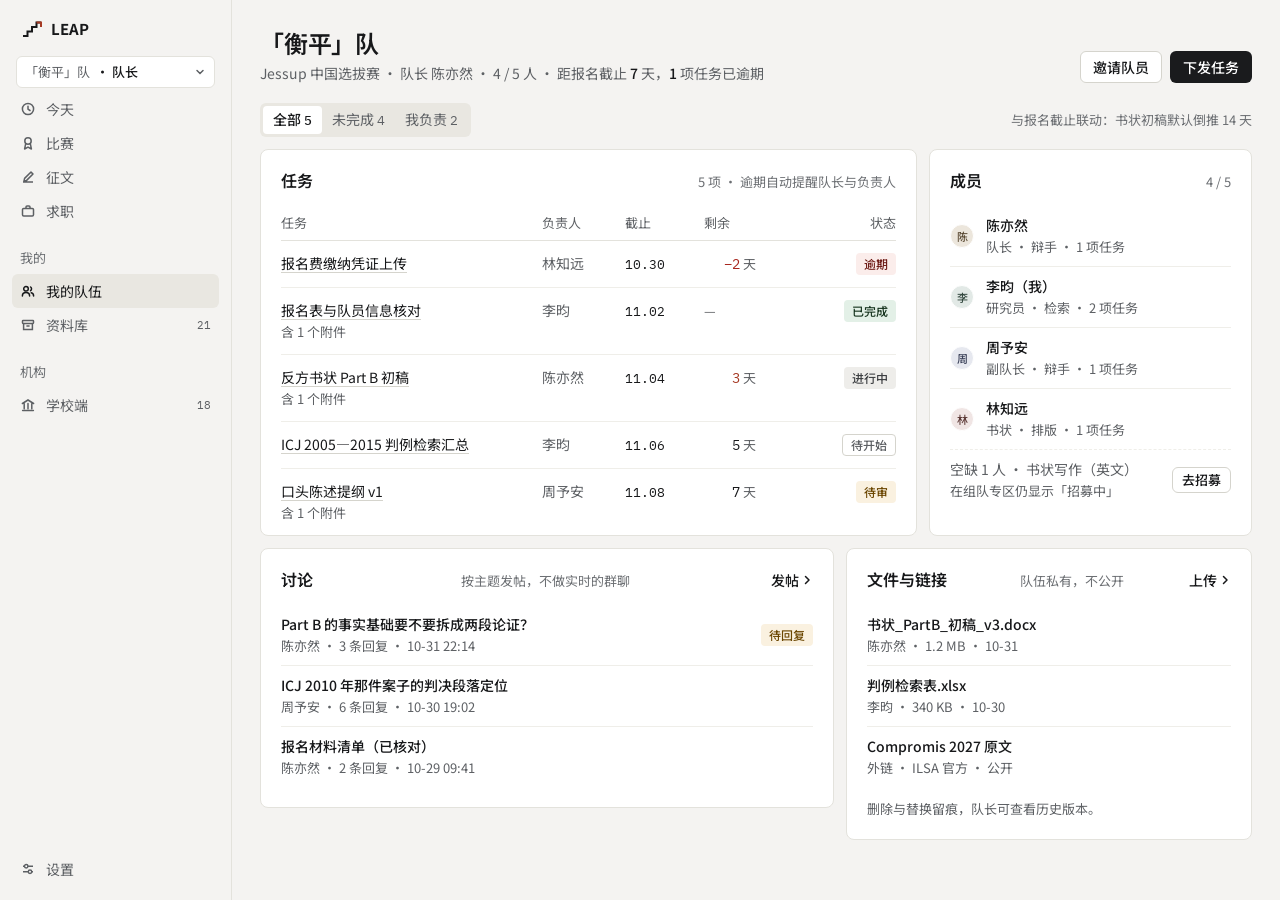
<file: design/prototype/team.html>
<!doctype html>
<html lang="zh-CN">
<head>
<meta charset="utf-8">
<meta name="viewport" content="width=device-width, initial-scale=1">
<title>「衡平」队 · LEAP</title>
<link rel="preconnect" href="https://fonts.googleapis.com">
<link rel="preconnect" href="https://fonts.gstatic.com" crossorigin>
<link href="https://fonts.googleapis.com/css2?family=Noto+Sans+SC:wght@400;500;700&family=IBM+Plex+Mono:wght@400;500&display=swap" rel="stylesheet">
<link rel="stylesheet" href="assets/app.css">
</head>
<body>
<div class="app">

  <aside class="sidebar" aria-label="主导航">
    <a class="brand" href="index.html">
      <svg class="mark" viewBox="0 0 22 22" fill="none" aria-hidden="true">
        <path d="M3 18h4.5v-4.5H12V9h4.5V4.5H21" stroke="#17181a" stroke-width="2"/>
        <path d="M16.5 4.5H21V9" stroke="#a63a24" stroke-width="2"/>
      </svg>
      <span class="brand-name">LEAP</span>
    </a>
    <div class="scope" role="group" aria-label="当前身份">
      <span>「衡平」队</span><b>· 队长</b>
      <svg viewBox="0 0 12 12" fill="none" aria-hidden="true"><path d="M3 4.5 6 7.5l3-3" stroke="currentColor" stroke-width="1.5" stroke-linecap="round"/></svg>
    </div>

    <nav aria-label="内容">
      <a class="nav-item" href="index.html">
        <svg viewBox="0 0 16 16" fill="none" stroke="currentColor" aria-hidden="true"><circle cx="8" cy="8" r="5.6"/><path d="M8 5.2v3l2 1.3" stroke-linecap="round"/></svg>
        今天
      </a>
      <a class="nav-item" href="competitions.html">
        <svg viewBox="0 0 16 16" fill="none" stroke="currentColor" aria-hidden="true"><circle cx="8" cy="6" r="3.2"/><path d="M5.7 8.7 4.6 14l3.4-1.9 3.4 1.9-1.1-5.3" stroke-linejoin="round"/></svg>
        比赛
      </a>
      <a class="nav-item" href="competitions.html?kind=academic">
        <svg viewBox="0 0 16 16" fill="none" stroke="currentColor" aria-hidden="true"><path d="M3 13h10M4.6 9.4 11 3l2 2-6.4 6.4-2.6.6.6-2.6Z" stroke-linejoin="round"/></svg>
        征文
      </a>
      <a class="nav-item" href="competitions.html?kind=job">
        <svg viewBox="0 0 16 16" fill="none" stroke="currentColor" aria-hidden="true"><rect x="2.5" y="5.4" width="11" height="7.6" rx="1.2"/><path d="M6 5.4V4a1 1 0 0 1 1-1h2a1 1 0 0 1 1 1v1.4"/></svg>
        求职
      </a>
    </nav>

    <div class="group-label">我的</div>
    <nav aria-label="我的">
      <a class="nav-item" href="team.html" aria-current="page">
        <svg viewBox="0 0 16 16" fill="none" stroke="currentColor" aria-hidden="true"><circle cx="6" cy="5.8" r="2.3"/><path d="M2.4 13c0-2.1 1.6-3.4 3.6-3.4s3.6 1.3 3.6 3.4" stroke-linecap="round"/><path d="M10.6 4a2.3 2.3 0 0 1 0 3.7M11.2 9.8c1.5.3 2.4 1.4 2.4 3.2" stroke-linecap="round"/></svg>
        我的队伍
      </a>
      <a class="nav-item" href="library.html">
        <svg viewBox="0 0 16 16" fill="none" stroke="currentColor" aria-hidden="true"><rect x="2.5" y="3.4" width="11" height="3" rx=".6"/><path d="M3.6 6.4v6.2h8.8V6.4M6.4 9h3.2"/></svg>
        资料库
        <span class="count" aria-label="21 份资料">21</span>
      </a>
    </nav>

    <div class="group-label">机构</div>
    <nav aria-label="机构">
      <a class="nav-item" href="school.html">
        <svg viewBox="0 0 16 16" fill="none" stroke="currentColor" aria-hidden="true"><path d="M2.4 6.5 8 3l5.6 3.5M4.2 6.6v5.2M8 6.6v5.2M11.8 6.6v5.2M2.6 13.4h10.8" stroke-linecap="round"/></svg>
        学校端
        <span class="count" aria-label="18 份待审">18</span>
      </a>
    </nav>

    <div class="bottom">
      <a class="nav-item" href="#">
        <svg viewBox="0 0 16 16" fill="none" stroke="currentColor" aria-hidden="true"><path d="M3 5.2h10M3 10.8h10"/><circle cx="6.2" cy="5.2" r="1.7" fill="#fff"/><circle cx="10" cy="10.8" r="1.7" fill="#fff"/></svg>
        设置
      </a>
    </div>
  </aside>

  <main class="canvas">
    <div class="topbar-phone">
      <button class="btn ghost" id="menu" aria-expanded="false" aria-label="打开导航">
        <svg viewBox="0 0 16 16" width="16" height="16" fill="none" stroke="currentColor" stroke-width="1.5" aria-hidden="true"><path d="M2.5 4.5h11M2.5 8h11M2.5 11.5h11" stroke-linecap="round"/></svg>
      </button>
      <span class="brand-name">LEAP</span>
    </div>

    <div class="title-row">
      <div>
        <h1>「衡平」队</h1>
        <p class="sub">Jessup 中国选拔赛 · 队长 陈亦然 · 4 / 5 人 · 距报名截止 <b>7</b> 天，<b>1</b> 项任务已逾期</p>
      </div>
      <div class="title-actions">
        <button class="btn">邀请队员</button>
        <button class="btn primary">下发任务</button>
      </div>
    </div>

    <div class="filters" role="group" aria-label="任务筛选">
      <div class="segmented">
        <button data-task="all" aria-pressed="true">全部 <span class="mono small">5</span></button>
        <button data-task="open" aria-pressed="false">未完成 <span class="mono small" id="task-open">4</span></button>
        <button data-task="mine" aria-pressed="false">我负责 <span class="mono small">2</span></button>
      </div>
      <span class="spacer"></span>
      <span class="stamp">与报名截止联动：书状初稿默认倒推 14 天</span>
    </div>

    <div class="grid">

      <section class="panel span-8" aria-labelledby="task-h">
        <header>
          <h2 id="task-h">任务</h2>
          <span class="meta"><span id="task-count">5</span> 项 · 逾期自动提醒队长与负责人</span>
        </header>
        <div class="table-wrap stack">
          <table>
            <thead>
              <tr>
                <th scope="col">任务</th>
                <th scope="col">负责人</th>
                <th scope="col">截止</th>
                <th scope="col">剩余</th>
                <th scope="col" class="n">状态</th>
              </tr>
            </thead>
            <tbody id="task-body"></tbody>
          </table>
        </div>
      </section>

      <section class="panel span-4 stretch" aria-labelledby="mem-h">
        <header>
          <h2 id="mem-h">成员</h2>
          <span class="meta">4 / 5</span>
        </header>
        <div class="rows">
          <div class="row">
            <span class="people"><span class="avatar a1">陈</span></span>
            <div class="grow"><div class="title">陈亦然</div><div class="line2">队长 · 辩手 · 1 项任务</div></div>
          </div>
          <div class="row">
            <span class="people"><span class="avatar a2">李</span></span>
            <div class="grow"><div class="title">李昀（我）</div><div class="line2">研究员 · 检索 · 2 项任务</div></div>
          </div>
          <div class="row">
            <span class="people"><span class="avatar a3">周</span></span>
            <div class="grow"><div class="title">周予安</div><div class="line2">副队长 · 辩手 · 1 项任务</div></div>
          </div>
          <div class="row">
            <span class="people"><span class="avatar a4">林</span></span>
            <div class="grow"><div class="title">林知远</div><div class="line2">书状 · 排版 · 1 项任务</div></div>
          </div>
          <div class="row" style="border-style:dashed; border-width:1px 0 0">
            <div class="grow">
              <div class="title muted" style="font-weight:400">空缺 1 人 · 书状写作（英文）</div>
              <div class="line2">在组队专区仍显示「招募中」</div>
            </div>
            <a class="btn sm" href="competition.html">去招募</a>
          </div>
        </div>
      </section>

      <section class="panel span-7" aria-labelledby="disc-h">
        <header>
          <h2 id="disc-h">讨论</h2>
          <span class="meta">按主题发帖，不做实时的群聊</span>
          <button class="card-link">发帖</button>
        </header>
        <div class="rows">
          <div class="row">
            <div class="grow">
              <div class="title">Part B 的事实基础要不要拆成两段论证？</div>
              <div class="line2">陈亦然 · 3 条回复 · 10-31 22:14</div>
            </div>
            <span class="pill warn">待回复</span>
          </div>
          <div class="row">
            <div class="grow">
              <div class="title">ICJ 2010 年那件案子的判决段落定位</div>
              <div class="line2">周予安 · 6 条回复 · 10-30 19:02</div>
            </div>
          </div>
          <div class="row">
            <div class="grow">
              <div class="title">报名材料清单（已核对）</div>
              <div class="line2">陈亦然 · 2 条回复 · 10-29 09:41</div>
            </div>
          </div>
        </div>
      </section>

      <section class="panel span-5" aria-labelledby="file-h">
        <header>
          <h2 id="file-h">文件与链接</h2>
          <span class="meta">队伍私有，不公开</span>
          <button class="card-link">上传</button>
        </header>
        <div class="rows">
          <div class="row">
            <div class="grow"><div class="title">书状_PartB_初稿_v3.docx</div><div class="line2">陈亦然 · 1.2 MB · 10-31</div></div>
          </div>
          <div class="row">
            <div class="grow"><div class="title">判例检索表.xlsx</div><div class="line2">李昀 · 340 KB · 10-30</div></div>
          </div>
          <div class="row">
            <div class="grow"><div class="title">Compromis 2027 原文</div><div class="line2">外链 · ILSA 官方 · 公开</div></div>
          </div>
        </div>
        <div class="panel-foot">
          <p class="small muted">删除与替换留痕，队长可查看历史版本。</p>
        </div>
      </section>

    </div>
  </main>
</div>

<nav class="tabbar" aria-label="快捷导航">
  <a href="index.html">
    <svg viewBox="0 0 16 16" fill="none" stroke="currentColor" aria-hidden="true"><circle cx="8" cy="8" r="5.6"/><path d="M8 5.2v3l2 1.3" stroke-linecap="round"/></svg>
    今天
  </a>
  <a href="competitions.html">
    <svg viewBox="0 0 16 16" fill="none" stroke="currentColor" aria-hidden="true"><circle cx="8" cy="6" r="3.2"/><path d="M5.7 8.7 4.6 14l3.4-1.9 3.4 1.9-1.1-5.3" stroke-linejoin="round"/></svg>
    比赛
  </a>
  <a href="competitions.html?kind=academic">
    <svg viewBox="0 0 16 16" fill="none" stroke="currentColor" aria-hidden="true"><path d="M3 13h10M4.6 9.4 11 3l2 2-6.4 6.4-2.6.6.6-2.6Z" stroke-linejoin="round"/></svg>
    征文
  </a>
  <a href="competitions.html?kind=job">
    <svg viewBox="0 0 16 16" fill="none" stroke="currentColor" aria-hidden="true"><rect x="2.5" y="5.4" width="11" height="7.6" rx="1.2"/><path d="M6 5.4V4a1 1 0 0 1 1-1h2a1 1 0 0 1 1 1v1.4"/></svg>
    求职
  </a>
  <a href="team.html" aria-current="page">
    <svg viewBox="0 0 16 16" fill="none" stroke="currentColor" aria-hidden="true"><circle cx="6" cy="5.8" r="2.3"/><path d="M2.4 13c0-2.1 1.6-3.4 3.6-3.4s3.6 1.3 3.6 3.4" stroke-linecap="round"/></svg>
    队伍
  </a>
</nav>

<script src="assets/data.js"></script>
<script src="assets/app.js"></script>
</body>
</html>
</file>
<file: design/prototype/assets/app.css>
/* LEAP — app.css
   Style: achromatic-ledger (seed 209491491), redrawn: labelled sidebar, brand hue on the deadline data.
   Grid: canvas 1440 - 232 sidebar - 2x28 pad = 1152; 12 cols @ 12 gap -> col 85.
   12x85 + 11x12 = 1020 + 132 = 1152. 8 cols = 764, 4 cols = 376, 8+12+4 = 1152. */

:root {
  --ground: #f4f3f1;          /* stone, one level off white: the product's own paper */
  --surface: #ffffff;
  --raised: #f7f6f3;
  --active: #e9e7e1;
  --border: #e3e2dc;
  --rule: #efeee9;
  --control: #d5d4cd;
  --text: #17181a;
  --muted: #5d6064;
  --faint: #6c6f73;

  --accent: #a63a24;          /* the one hue: a deadline that is closing */
  --primary: #1a1b1d;
  --primary-ink: #ffffff;
  --positive: #2c6e49;
  --negative: #a8271f;
  --warning: #8a5a00;
  --pill-positive-bg: #e3f0e7; --pill-positive-ink: #17351f;
  --pill-negative-bg: #fbedeb; --pill-negative-ink: #6d1a15;
  --pill-warning-bg: #faf1e0; --pill-warning-ink: #6b4600;
  --pill-neutral-bg: #eeedea; --pill-neutral-ink: #3d3f42;

  --font: "Noto Sans SC", "PingFang SC", "Microsoft YaHei", system-ui, -apple-system, sans-serif;
  --mono: "IBM Plex Mono", ui-monospace, "Consolas", monospace;

  --fs-title: 24px; --fs-section: 16px; --fs-kpi: 30px; --fs-body: 14px; --fs-small: 13px;
  --sidebar-width: 232px;
  --pad: 28px; --gap: 12px; --card-pad: 20px;
  --radius-card: 8px; --radius-control: 6px;
  --control-height: 32px; --row-height: 44px; --nav-row: 34px;

  --ease-out: cubic-bezier(0.22, 1, 0.36, 1);
  --t-press: 120ms; --t-hover: 150ms; --t-ui: 200ms;

  --chevron: url("data:image/svg+xml,%3Csvg xmlns='http://www.w3.org/2000/svg' viewBox='0 0 12 12'%3E%3Cpath d='M4.5 2.5 8 6l-3.5 3.5' fill='none' stroke='black' stroke-width='1.5' stroke-linecap='round' stroke-linejoin='round'/%3E%3C/svg%3E");
}

*, *::before, *::after { box-sizing: border-box; }
html { -webkit-text-size-adjust: 100%; }
body {
  margin: 0; background: var(--ground); color: var(--text);
  font: var(--fs-body)/20px var(--font); -webkit-font-smoothing: antialiased;
  font-variant-numeric: tabular-nums;
}
h1, h2, h3, h4, p, figure, ul, ol, dl, dd { margin: 0; }
ul[class], ol[class] { padding: 0; list-style: none; }
svg { display: block; }
button, input, select { font: inherit; color: inherit; }
a { color: inherit; text-decoration: none; }
:focus-visible { outline: 2px solid var(--accent); outline-offset: 2px; border-radius: 4px; }
table { font-variant-numeric: tabular-nums; }
[hidden] { display: none !important; }

.num { font-family: var(--mono); font-variant-numeric: tabular-nums; font-feature-settings: "tnum" 1; letter-spacing: -0.01em; }

/* ---------- shell ---------- */
.app { display: grid; grid-template-columns: var(--sidebar-width) minmax(0, 1fr); min-height: 100svh; }
.sidebar {
  position: sticky; top: 0; height: 100svh; display: flex; flex-direction: column;
  padding: 18px 12px 14px; border-right: 1px solid var(--border); overflow: auto;
}
.brand { display: flex; align-items: center; gap: 9px; padding: 0 8px; margin-bottom: 4px; }
.mark { width: 22px; height: 22px; flex: none; }
.brand-name { font-size: 15px; font-weight: 700; letter-spacing: 0.01em; }
.scope {
  display: flex; align-items: center; gap: 6px; margin: 12px 4px 4px; padding: 5px 8px;
  min-height: 30px; border: 1px solid var(--border); border-radius: var(--radius-control);
  font-size: var(--fs-small); color: var(--muted); background: var(--surface);
}
.scope b { font-weight: 500; color: var(--text); }
.scope span, .scope b { white-space: nowrap; overflow: hidden; text-overflow: ellipsis; }
.scope svg { width: 12px; height: 12px; margin-left: auto; stroke: var(--faint); }

.group-label { margin: 20px 8px 6px; font-size: var(--fs-small); color: var(--faint); }
.nav-item {
  display: flex; align-items: center; gap: 10px; height: var(--nav-row); padding: 0 8px;
  border-radius: var(--radius-control); color: var(--muted);
  transition: background-color var(--t-hover) ease, color var(--t-hover) ease;
}
.nav-item svg { width: 16px; height: 16px; flex: none; stroke-width: 1.5; }
.nav-item:hover { background: var(--raised); color: var(--text); }
.nav-item[aria-current="page"] { background: var(--active); color: var(--text); }
.nav-item .count { margin-left: auto; font-family: var(--mono); font-size: 11px; color: var(--muted); }
.sidebar .bottom { margin-top: auto; padding-top: 24px; }

.canvas { min-width: 0; padding: var(--pad); }

/* ---------- title row ---------- */
.title-row { display: flex; align-items: flex-end; justify-content: space-between; gap: 16px; margin-bottom: 20px; }
.title-row h1 { font-size: var(--fs-title); line-height: 1.25; font-weight: 600; letter-spacing: -0.01em; }
.title-row .sub { margin-top: 5px; color: var(--muted); }
.title-row .sub b { font-weight: 500; color: var(--text); }
.title-actions { display: flex; align-items: center; gap: 8px; }
.stamp { color: var(--faint); font-size: var(--fs-small); }

/* ---------- filters ---------- */
.filters { display: flex; align-items: center; gap: 8px; margin-bottom: var(--gap); flex-wrap: wrap; }
.filters .spacer { flex: 1; }
.segmented { display: inline-flex; width: max-content; max-width: 100%; padding: 3px; border-radius: var(--radius-control); background: var(--active); }
.segmented button {
  height: 28px; padding: 0 10px; border: 0; border-radius: 4px; background: transparent;
  color: var(--muted); cursor: pointer; transition: background-color var(--t-hover) ease, color var(--t-hover) ease;
}
.segmented button[aria-pressed="true"] { background: var(--surface); color: var(--text); font-weight: 500; }
.chip {
  height: var(--control-height); padding: 0 10px; border: 1px solid var(--control); border-radius: var(--radius-control);
  background: var(--surface); color: var(--muted); cursor: pointer;
  transition: background-color var(--t-hover) ease, color var(--t-hover) ease, border-color var(--t-hover) ease;
}
.chip[aria-pressed="true"] { background: var(--text); border-color: var(--text); color: #fff; }
.chip:hover { border-color: var(--faint); color: var(--text); }
.chip[aria-pressed="true"]:hover { color: #fff; }

/* ---------- panels ---------- */
.grid { display: grid; grid-template-columns: repeat(12, minmax(0, 1fr)); gap: var(--gap); align-items: start; }
/* a card beside a taller one fills the row and pins only its action to the foot; the rows above stay top-aligned */
.panel.stretch { align-self: stretch; display: flex; flex-direction: column; }
.panel.stretch > .rows { flex: 1; align-content: start; }
.panel-foot { margin-top: auto; padding-top: 12px; }
.span-4 { grid-column: span 4; } .span-5 { grid-column: span 5; } .span-6 { grid-column: span 6; }
.span-7 { grid-column: span 7; } .span-8 { grid-column: span 8; } .span-12 { grid-column: span 12; }
.panel { background: var(--surface); border: 1px solid var(--border); border-radius: var(--radius-card); padding: var(--card-pad); min-width: 0; }
.panel > header { display: flex; align-items: baseline; justify-content: space-between; gap: 12px; margin-bottom: 14px; }
.panel h2 { font-size: var(--fs-section); line-height: 1.35; font-weight: 600; }
.panel h2 + .meta { margin-left: 8px; }
.panel .meta { color: var(--faint); font-size: var(--fs-small); font-weight: 400; }
.card-link {
  display: inline-flex; align-items: center; gap: 2px; padding: 0; border: 0; background: none;
  color: var(--text); font-weight: 500; cursor: pointer; text-underline-offset: 3px;
}
.card-link::after { content: ""; width: 12px; height: 12px; flex: none; background: currentColor; -webkit-mask: var(--chevron) center / 12px no-repeat; mask: var(--chevron) center / 12px no-repeat; }
.card-link:hover { text-decoration: underline; }

/* ---------- kpis: one strip split by rules, no tiles ---------- */
.kpis { display: grid; grid-auto-flow: column; grid-auto-columns: minmax(0, 1fr); background: var(--surface); border: 1px solid var(--border); border-radius: var(--radius-card); }
.kpi { padding: 15px var(--card-pad); }
.kpi + .kpi { border-left: 1px solid var(--border); }
.kpi-label { color: var(--muted); }
.kpi-value { margin-top: 6px; font-family: var(--mono); font-size: var(--fs-kpi); line-height: 1.1; font-weight: 500; letter-spacing: -0.02em; }
.kpi-value small { font-family: var(--mono); font-size: 15px; color: var(--muted); font-weight: 400; margin-left: 2px; letter-spacing: 0; }
.kpi-note { margin-top: 4px; font-size: var(--fs-small); color: var(--muted); }

/* ---------- tables ---------- */
.table-wrap { overflow-x: auto; margin: 0 calc(var(--card-pad) * -1) calc(var(--card-pad) * -1); padding: 0 var(--card-pad); }
table { width: 100%; border-collapse: collapse; }
th {
  height: 34px; padding: 0 12px; text-align: left; font-weight: 400; font-size: var(--fs-small);
  color: var(--muted); border-bottom: 1px solid var(--border); white-space: nowrap;
}
th:first-child, td:first-child { padding-left: 0; }
th:last-child, td:last-child { padding-right: 0; }
td { padding: calc((var(--row-height) - 20px) / 2) 12px; border-bottom: 1px solid var(--rule); vertical-align: baseline; }
tbody tr:last-child td { border-bottom: 0; }
tbody tr:hover td { background: var(--raised); }
th.n, td.n { text-align: right; }
td .sub { display: block; font-size: var(--fs-small); color: var(--muted); margin-top: 2px; }
tr.is-mine td:first-child { box-shadow: inset 2px 0 0 var(--text); padding-left: 12px; }

/* ---------- status pill ---------- */
.pill {
  display: inline-flex; align-items: center; height: 22px; padding: 0 8px; border-radius: 4px;
  font-size: 12px; font-weight: 500; background: var(--pill-neutral-bg); color: var(--pill-neutral-ink); white-space: nowrap;
}
.pill.pos { background: var(--pill-positive-bg); color: var(--pill-positive-ink); }
.pill.neg { background: var(--pill-negative-bg); color: var(--pill-negative-ink); }
.pill.warn { background: var(--pill-warning-bg); color: var(--pill-warning-ink); }
.pill.line { background: transparent; border: 1px solid var(--control); color: var(--muted); }

/* ---------- the deadline ruler: the one signature mark ---------- */
.ruler { position: relative; display: block; width: 84px; height: 4px; background: var(--rule); border-radius: 2px; overflow: hidden; }
.ruler i { position: absolute; inset: 0 auto 0 0; background: var(--text); border-radius: 2px; }
.ruler.closing i { background: var(--accent); }
.ruler.over i { background: var(--negative); }
.due { display: inline-flex; align-items: baseline; justify-content: flex-end; gap: 3px; min-width: 52px; white-space: nowrap; }
.due .n { font-family: var(--mono); font-variant-numeric: tabular-nums; }
.due.closing .n { color: var(--accent); }
.due.over .n { color: var(--negative); }
.due .u { font-size: var(--fs-small); color: var(--muted); }

/* ---------- the schedule track (detail) ---------- */
.track { position: relative; display: grid; grid-auto-flow: column; grid-auto-columns: minmax(0, 1fr); padding-top: 4px; }
/* the rule runs from the first node to the last: four stages, so it stops 25% short */
.track::before { content: ""; position: absolute; left: 0; right: 25%; top: 11px; height: 1px; background: var(--border); }
.track li { position: relative; padding-right: 12px; }
.track li:last-child { padding-right: 0; }
.track .dot { position: relative; z-index: 1; display: block; width: 7px; height: 7px; margin: 5px 0 12px; border-radius: 50%; background: var(--surface); border: 1.5px solid var(--control); }
.track li.done .dot { background: var(--text); border-color: var(--text); }
.track li.now .dot { background: var(--accent); border-color: var(--accent); box-shadow: 0 0 0 4px var(--surface); }

.track .stage { font-weight: 500; }
.track .date { display: block; margin-top: 2px; font-family: var(--mono); font-size: var(--fs-small); color: var(--muted); }
.track li.now .date { color: var(--accent); }

/* ---------- people ---------- */
.people { display: flex; align-items: center; }
.avatar {
  width: 24px; height: 24px; border-radius: 50%; display: grid; place-items: center;
  font-size: 11px; font-weight: 500; border: 1.5px solid var(--surface); margin-left: -6px;
}
.avatar:first-child { margin-left: 0; }
.a1 { background: #ece6dc; color: #5a4a33; } .a2 { background: #e2e9e6; color: #33483f; }
.a3 { background: #e6e8ef; color: #3a4058; } .a4 { background: #f0e5e4; color: #5d3a37; }
.a5 { background: #eae8e2; color: #4a4639; }
.people .more { margin-left: 6px; font-size: var(--fs-small); color: var(--muted); }

/* ---------- rows / lists ---------- */
.rows { display: grid; grid-template-columns: minmax(0, 1fr); }
.row { display: flex; align-items: center; gap: 12px; min-width: 0; min-height: 44px; padding: 9px 0; }
.row + .row { border-top: 1px solid var(--rule); }
.row .grow { min-width: 0; flex: 1; }
.row .title { font-weight: 500; overflow: hidden; text-overflow: ellipsis; white-space: nowrap; }
.row .line2 { font-size: var(--fs-small); color: var(--muted); margin-top: 2px; overflow: hidden; text-overflow: ellipsis; white-space: nowrap; }
.row .time { font-family: var(--mono); font-size: var(--fs-small); color: var(--muted); white-space: nowrap; }

/* ---------- controls ---------- */
.btn {
  display: inline-flex; align-items: center; justify-content: center; gap: 6px; height: var(--control-height);
  padding: 0 12px; border-radius: var(--radius-control); border: 1px solid var(--control);
  background: var(--surface); font-weight: 500; cursor: pointer;
  transition: background-color var(--t-hover) ease, transform var(--t-press) var(--ease-out);
}
.btn:hover { background: var(--raised); }
.btn:active { transform: translateY(1px); }
.btn.primary { background: var(--primary); color: var(--primary-ink); border-color: transparent; }
.btn.primary:hover { background: #000; }
.btn.sm { height: 26px; padding: 0 9px; font-size: var(--fs-small); }
.btn.ghost { border-color: transparent; background: transparent; color: var(--muted); }
.btn.ghost:hover { background: var(--raised); color: var(--text); }
.btn[disabled] { opacity: 0.45; cursor: not-allowed; }

.link { color: var(--text); text-decoration: underline; text-underline-offset: 3px; text-decoration-color: var(--control); }
.link:hover { text-decoration-color: var(--text); }
.mono { font-family: var(--mono); font-variant-numeric: tabular-nums; }
.small { font-size: var(--fs-small); }
.muted { color: var(--muted); }
.faint { color: var(--faint); }
.accent { color: var(--accent); }

.empty { display: grid; place-items: center; min-height: 96px; padding: 16px; border: 1px dashed var(--control); border-radius: var(--radius-control); color: var(--muted); text-align: center; }

/* definition list: label column, value column, one baseline */
.kv { display: grid; grid-template-columns: 48px minmax(0, 1fr); gap: 11px 14px; font-size: 13px; line-height: 19px; }
.kv dt { color: var(--muted); }
.kv dd { margin: 0; }
.lead { margin-bottom: 22px; color: var(--muted); }

/* ---------- library: one path, three levels ---------- */
.path {
  display: flex; flex-wrap: wrap; align-items: center; gap: 6px;
  margin: 0 0 16px; padding-bottom: 12px; border-bottom: 1px solid var(--rule);
  font-size: var(--fs-small); color: var(--muted);
}
.path a:hover { color: var(--text); text-decoration: underline; text-underline-offset: 3px; }
.path .sep { color: var(--faint); }
.path .off { color: var(--faint); }
.path .here { color: var(--text); font-weight: 500; }

.facets { display: grid; grid-template-columns: repeat(3, minmax(0, 1fr)); }
.facet { min-width: 0; padding: 0 20px; border-left: 1px solid var(--rule); }
.facet:first-child { padding-left: 0; border-left: 0; }
.facet h3 { margin-bottom: 6px; font-size: 12px; line-height: 1; font-weight: 400; color: var(--muted); }
.facet ul { display: grid; }
.facet button {
  display: flex; align-items: center; gap: 8px; width: 100%; height: 30px; padding: 0 8px;
  border: 0; border-radius: var(--radius-control); background: none; color: var(--muted);
  text-align: left; cursor: pointer;
  transition: background-color var(--t-hover) ease, color var(--t-hover) ease;
}
.facet button .name { overflow: hidden; text-overflow: ellipsis; white-space: nowrap; }
.facet button .c { margin-left: auto; font-family: var(--mono); font-size: 11px; color: var(--faint); }
.facet button:hover { background: var(--raised); color: var(--text); }
.facet button[aria-current="true"] { background: var(--active); color: var(--text); font-weight: 500; }
.facet button[aria-current="true"] .c { color: var(--muted); }
.facet button[aria-disabled="true"] { opacity: 0.42; cursor: default; }
.facet button[aria-disabled="true"]:hover { background: none; color: var(--muted); }
.facet-selects { display: none; }

/* ---------- date-only view: one line per item, the date said once per group ---------- */
.date-list { display: grid; }
.date-group { display: grid; grid-template-columns: 92px minmax(0, 1fr) 74px; gap: 14px; align-items: start; padding: 9px 0; }
.date-group + .date-group { border-top: 1px solid var(--rule); }
.date-group .rail { display: flex; align-items: baseline; gap: 5px; padding-top: 2px; }
.date-group .d { font-family: var(--mono); font-size: 13px; font-weight: 500; letter-spacing: -0.01em; }
.date-group .w { font-size: 12px; color: var(--faint); }
.date-group > .due { justify-content: flex-end; padding-top: 1px; }
.date-rows { display: grid; gap: 3px; }
.date-rows li { display: flex; align-items: baseline; gap: 12px; min-width: 0; padding: 2px 0 2px 9px; }
.date-rows li.is-mine { box-shadow: inset 2px 0 0 var(--text); }
.date-rows .t { min-width: 0; overflow: hidden; text-overflow: ellipsis; white-space: nowrap; text-decoration-color: var(--control); }
.date-rows .o {
  flex: none; max-width: 38%; font-size: var(--fs-small); color: var(--muted);
  overflow: hidden; text-overflow: ellipsis; white-space: nowrap;
}

/* ---------- phone ---------- */
.topbar-phone { display: none; }
.tabbar { display: none; }
@media (max-width: 860px) {
  .app { grid-template-columns: minmax(0, 1fr); }
  .sidebar { position: fixed; inset: 0 auto 0 0; width: 88%; max-width: 320px; height: 100%; z-index: 30; background: var(--surface); border-right: 1px solid var(--border); transform: translateX(-101%); transition: transform var(--t-ui) var(--ease-out); }
  .sidebar.open { transform: none; box-shadow: 0 0 0 100vmax rgba(20, 20, 20, 0.32); }
  .scrim { position: fixed; inset: 0; z-index: 25; background: rgba(20, 20, 20, 0.001); }
  .topbar-phone { display: flex; align-items: center; gap: 10px; height: 52px; padding: 0 16px; margin: -16px -16px 16px; border-bottom: 1px solid var(--border); background: var(--ground); position: sticky; top: 0; z-index: 10; }
  .canvas { padding: 16px 16px 84px; }
  .grid > * { grid-column: 1 / -1; }
  .kpis { grid-auto-flow: row; grid-template-columns: repeat(2, minmax(0, 1fr)); }
  .kpi + .kpi { border-left: 0; }
  .kpi:nth-child(2n) { border-left: 1px solid var(--border); }
  .kpi:nth-child(n + 3) { border-top: 1px solid var(--border); }
  .kpi:last-child:nth-child(odd) { grid-column: 1 / -1; }
  .title-row { flex-wrap: wrap; align-items: flex-start; }
  .panel > header { flex-wrap: wrap; }
  .panel > header .meta { flex: 1 1 100%; order: 3; margin-left: 0; }
  .title-row h1 { font-size: 20px; }
  .table-wrap { margin: 0 -16px -20px; padding: 0 16px; }
  .tabbar {
    display: grid; grid-template-columns: repeat(5, 1fr); position: fixed; inset: auto 0 0 0; z-index: 20;
    background: var(--surface); border-top: 1px solid var(--border); padding: 6px 4px 8px;
  }
  .tabbar a { display: grid; justify-items: center; gap: 3px; font-size: 11px; color: var(--muted); padding: 2px 0; border-radius: 6px; }
  .tabbar a svg { width: 18px; height: 18px; stroke-width: 1.5; }
  .tabbar a[aria-current="page"] { color: var(--text); }
  .ruler { width: 64px; }
  .stack table, .stack tbody, .stack tr, .stack td { display: block; }
  .stack thead { display: none; }
  .stack tr { display: flex; flex-wrap: wrap; align-items: baseline; gap: 6px 16px; padding: 13px 0; border-bottom: 1px solid var(--rule); }
  .stack tr:last-child { border-bottom: 0; }
  .stack td { padding: 0; border: 0; }
  .stack td[data-l=""] { order: -1; flex: 1 0 100%; }
  .stack td[data-l]::before { content: attr(data-l); margin-right: 5px; font-size: 12px; color: var(--muted); }
  .stack td[data-l=""]::before { content: none; }
  .stack td > div { display: inline-flex; }
  .stack .ruler { display: none; }
  .stack tr { gap: 5px 12px; }
  .stack td[data-l] { font-size: 13px; }
  .stack td[data-l] .pill { height: 20px; }
  .track { grid-auto-flow: row; gap: 14px; }
  .track::before, .track::after { display: none; }
  .track li { display: grid; grid-template-columns: 14px 1fr; align-items: baseline; padding: 0; text-align: left; }
  .track li:last-child { text-align: left; }
  .track .dot { margin: 6px 0 0; }
  
  .track .stage { grid-column: 2; }
  .track .date { grid-column: 2; }

  /* the three columns become three selects: a 390px screen cannot hold a path and three lists */
  .facet-selects { display: grid; gap: 8px; margin-bottom: 14px; }
  .facet-selects label { display: grid; grid-template-columns: 40px minmax(0, 1fr); align-items: center; gap: 10px; font-size: var(--fs-small); color: var(--muted); }
  .facet-selects select {
    height: var(--control-height); padding: 0 8px; border: 1px solid var(--control);
    border-radius: var(--radius-control); background: var(--surface); color: var(--text);
  }
  .facets { display: none; }
  .date-group { grid-template-columns: 76px minmax(0, 1fr) 64px; gap: 12px; }
  .date-rows .o { max-width: 40%; }
  /* 手机上三个下拉本身就是路径，面包屑只是重复 */
  .path { display: none; }
  .filters .stamp { display: none; }
  .seg-view { margin-left: auto; }
}
@media (max-width: 560px) {
  .date-group { grid-template-columns: 50px minmax(0, 1fr) 52px; gap: 8px; }
  .date-group .w { display: none; }
  .date-rows .o { display: none; }
  /* 一行的截断会把长赛名切到无法辨认，这里允许两行 */
  .date-rows .t { white-space: normal; display: -webkit-box; -webkit-line-clamp: 2; -webkit-box-orient: vertical; }
}
@media (prefers-reduced-motion: reduce) {
  *, *::before, *::after { transition-duration: 0.01ms !important; animation: none !important; }
}
</file>
